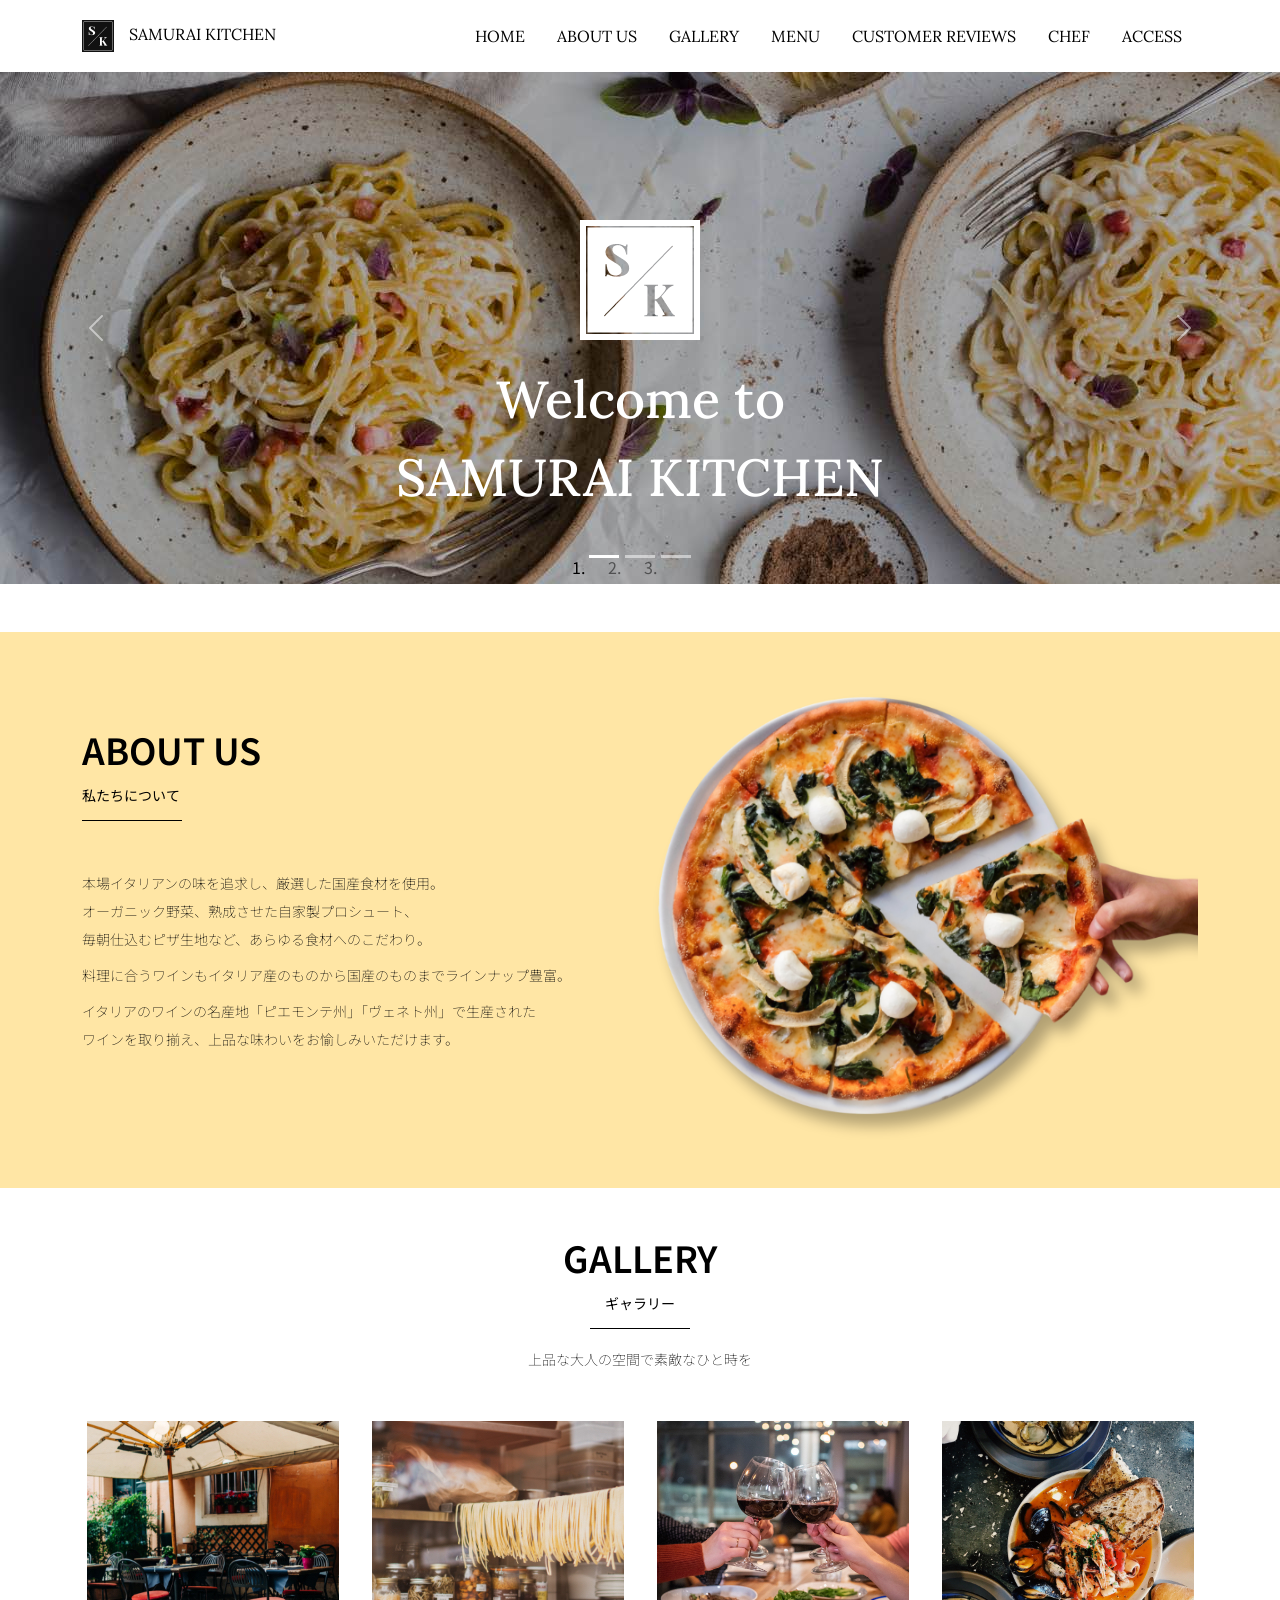
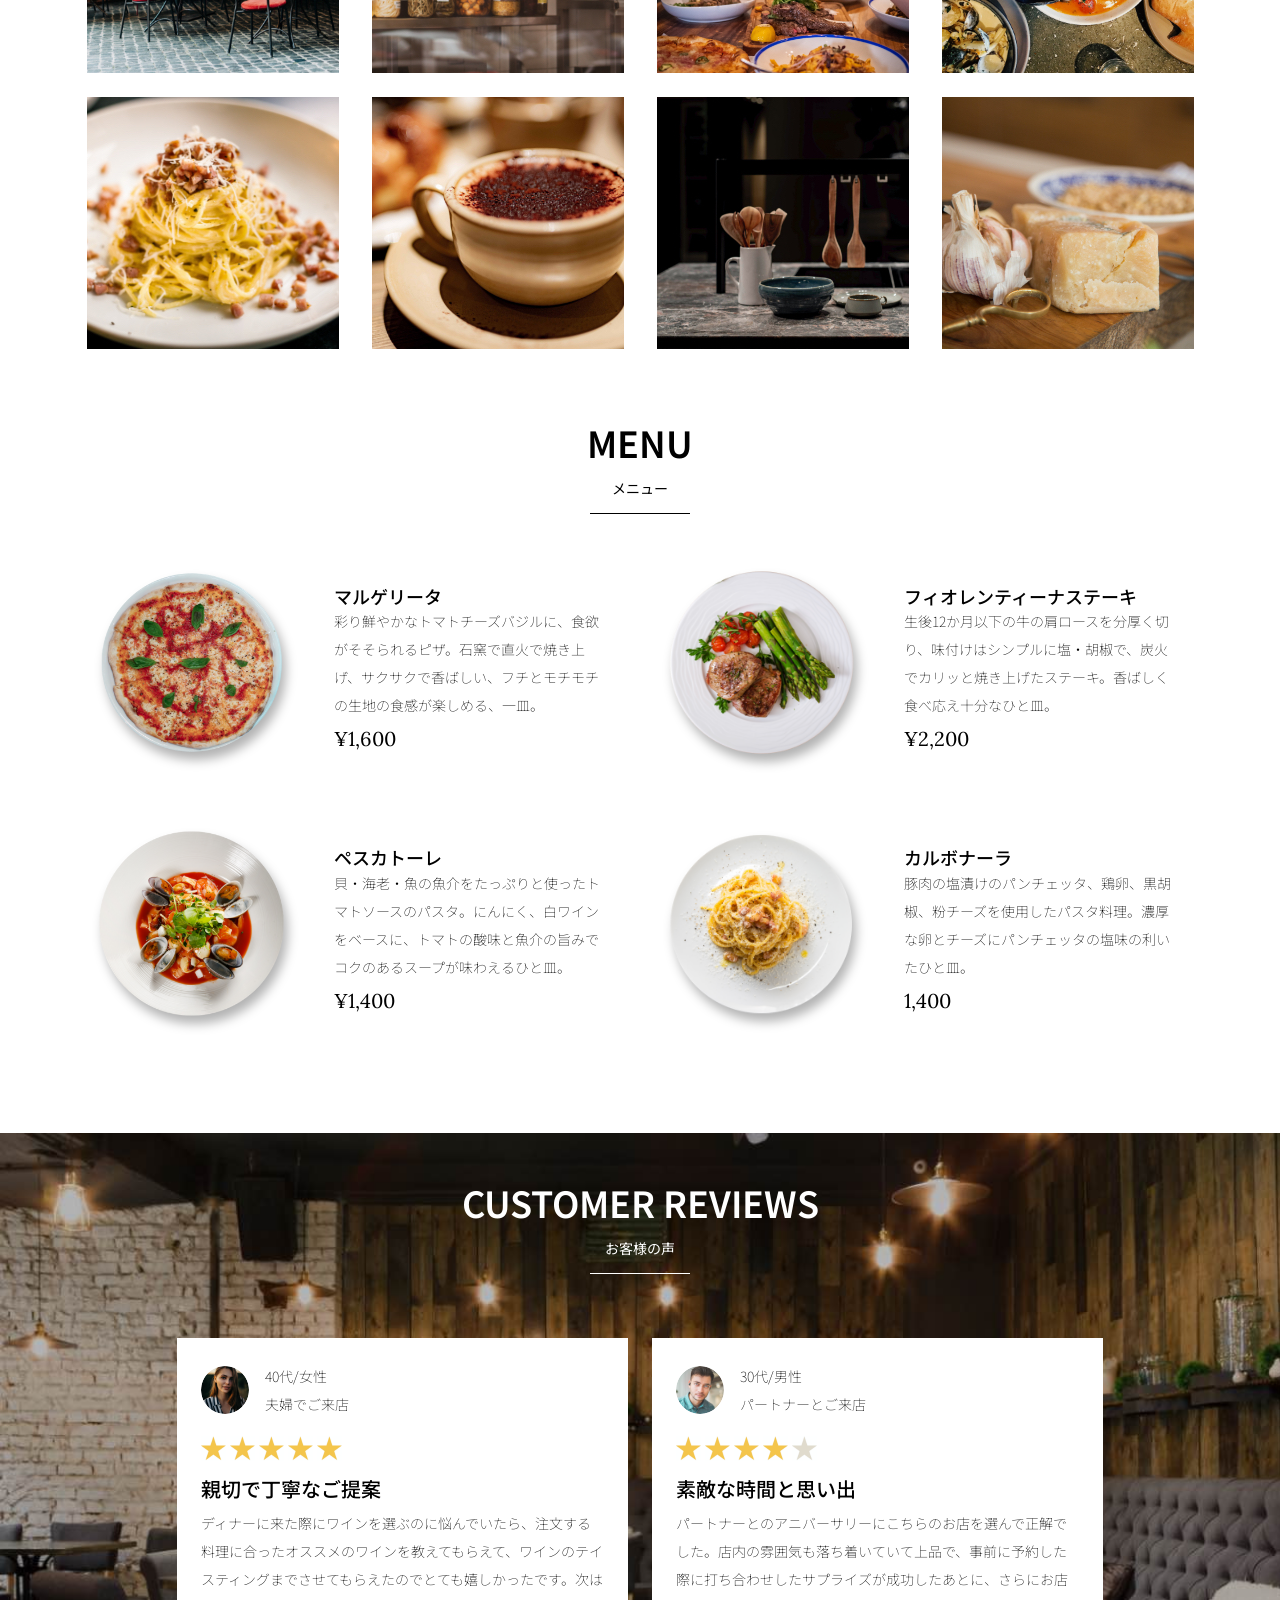
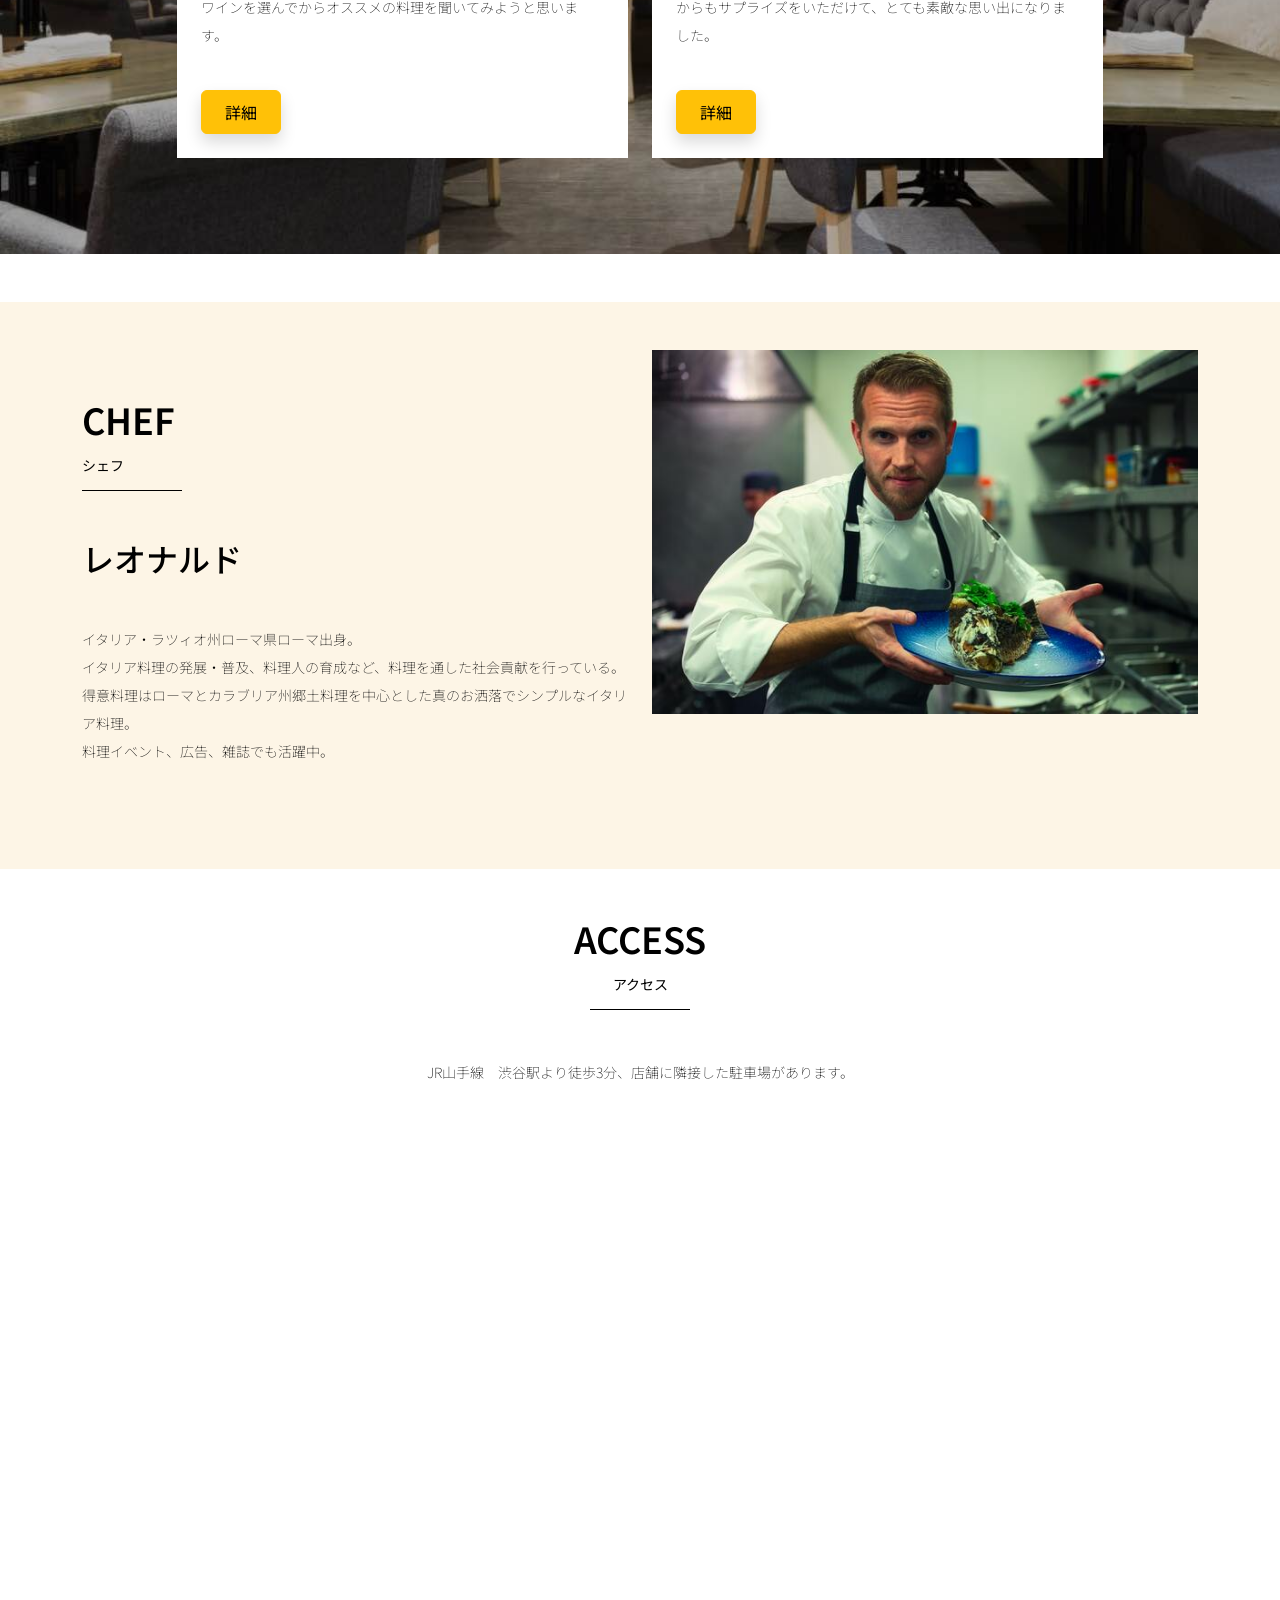
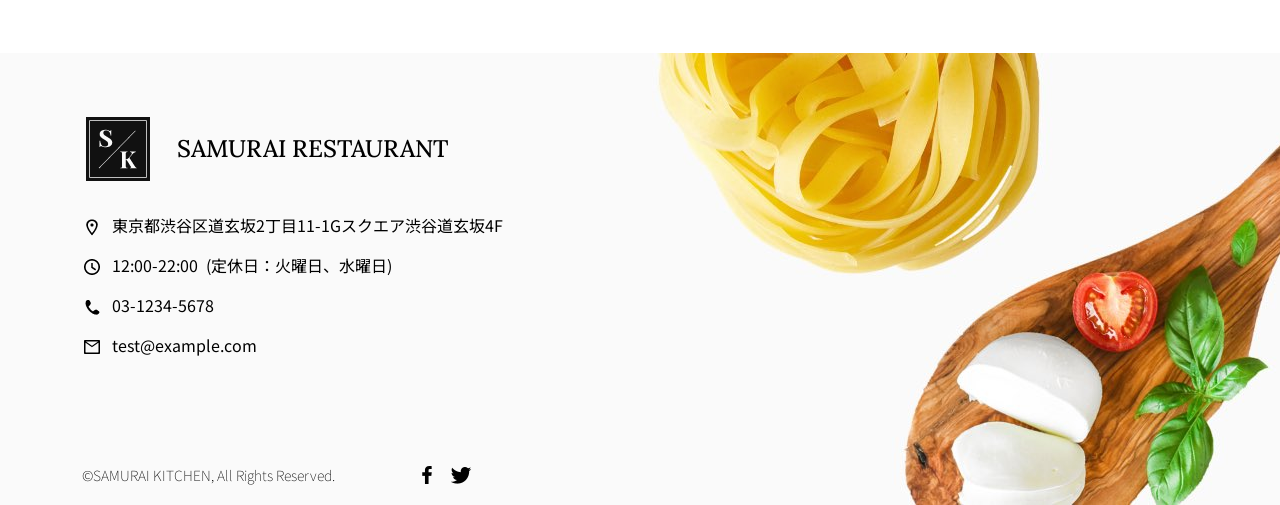
<file: kadai_015/index.html>
<!doctype html>
<html lang="ja">

<head>
  <meta charset="utf-8">
  <!--マルチデバイス対応-->
  <meta name="viewport" content="width=device-width, initial-scale=1">

  <meta name="description" content="">
  <meta name="author" content="SAMURAI ENGINEER">
  <title>SAMURAI XD_HTML教材</title>

  <!-- 先にbootstrap.min.cssの読み込み -->
  <link href="https://cdn.jsdelivr.net/npm/bootstrap@5.0.0-beta1/dist/css/bootstrap.min.css" rel="stylesheet"
    integrity="sha384-giJF6kkoqNQ00vy+HMDP7azOuL0xtbfIcaT9wjKHr8RbDVddVHyTfAAsrekwKmP1" crossorigin="anonymous">

  <!-- ************************************************ bootstrap.bundle.min.jsの読み込み -->
  <script src="https://cdn.jsdelivr.net/npm/bootstrap@5.0.0-beta1/dist/js/bootstrap.bundle.min.js"
    integrity="sha384-ygbV9kiqUc6oa4msXn9868pTtWMgiQaeYH7/t7LECLbyPA2x65Kgf80OJFdroafW" crossorigin="anonymous" defer>
  </script>

  <!-- ************************************************ Google Font読み込み -->
  <link rel="preconnect" href="https://fonts.gstatic.com">
  <link href="https://fonts.googleapis.com/css2?family=Lora&display=swap" rel="stylesheet">
  <link href="https://fonts.googleapis.com/css2?family=Noto+Sans+JP:wght@300&display=swap" rel="stylesheet">
  <!-- ************************************************ Font Awesome -->
  <link rel="stylesheet" href="https://use.fontawesome.com/releases/v5.1.0/css/all.css"
    integrity="sha384-lKuwvrZot6UHsBSfcMvOkWwlCMgc0TaWr+30HWe3a4ltaBwTZhyTEggF5tJv8tbt" crossorigin="anonymous">

  <!-- bootstrapの読み込みの後に今回作成する styles.cssの読み込み -->
  <link href="stylesheet/style.css" rel="stylesheet">
  <!-- ************************************************  -->
</head>

<body>
  <main>
    <!-- ナビゲーションバー開始 　　　-がbootstrapのクラス、_が独自のクラス　　-->
   <nav class="navbar navbar-expand-lg">
    <!--navbarのコンテナ-->
     <div class="container">

      <!--navbar-brandはロゴ。独自クラスのnavbar_brandで細かな調整。-->
       <a class="navbar-brand my_navbar_brand">
         <img class="img-fluid navbar_brand_logo" src="img/site_logo.png" alt="サイトアイコン"><span>SAMURAI KITCHEN</span>
       </a>

       <!--navbar-togglerはハンバーガーボタンを表示・非表示にするクラス。-->
       <div class="navbar-toggler hamburger_menu" data-bs-toggle="collapse" data-bs-target="#navbarNav"
           aria-controls="navbarNav" aria-expanded="false" aria-label="Toggle navigation">
         <input type="checkbox" id="hamburger_btn_check">
         <label for="hamburger_btn_check" class="hamburger_btn">
           <img class="btn_open" src="img/button_open.png" alt="ナビゲーションバーのボタン">
           <img class="btn_close" src="img/button_close.png" alt="ナビゲーションバーのボタン">
         </label>
       </div>

       <!--これ以降がナビゲーションメニュー部分。-->
       <div class="collapse navbar-collapse justify-content-end" id="navbarNav">
         <ul class="navbar-nav">
           <li class="nav-item px-2">
             <a class="nav-link my_nav_link my-2" aria-current="page" href="#">HOME</a>
           </li>

           <li class="nav-item px-2">
             <a class="nav-link my_nav_link my-2" href="#about">ABOUT US</a>
           </li>

           <li class="nav-item px-2">
             <a class="nav-link my_nav_link my-2" href="#gallery">GALLERY</a>
           </li>

           <li class="nav-item px-2">
             <a class="nav-link my_nav_link my-2" href="#menu">MENU</a>
           </li>

           <li class="nav-item px-2">
             <a class="nav-link my_nav_link my-2" href="#review">CUSTOMER REVIEWS</a>
           </li>

           <li class="nav-item px-2">
            <a class="nav-link my_nav_link my-2" href="#chef">CHEF</a>
           </li>
           
           <li class="nav-item px-2">
             <a class="nav-link my_nav_link my-2" href="#access">ACCESS</a>
           </li>  
         </ul>
       </div>
     </div>
   </nav>
<!-- ナビゲーションバー終了 -->

    <!-- ************************************************ カルーセル開始 -->

    <!-- カルーセル部分 -->
   <!-- idのmyCarouselはインジケーター部分のdata-bs-targetと紐付く必要がある。mb-5で下方向に余白追加。 -->
   <div id="myCarousel" class="carousel slide mb-5" data-bs-ride="carousel">

     <!-- インジケーター部分 -->
     <ol class="carousel-indicators">
       <!-- この箇所と前述のidは紐付いている。data-bs-slide-toの番号がカルーセルの順番。 -->
       <li data-bs-target="#myCarousel" data-bs-slide-to="0" class="active"></li>
       <li data-bs-target="#myCarousel" data-bs-slide-to="1"></li>
       <li data-bs-target="#myCarousel" data-bs-slide-to="2"></li>
     </ol>

     <!-- carousel-inner：カルーセルのキャプションと背景画像の部分。1枚目 -->
     <div class="carousel-inner">
       <div class="carousel-item active img1">
         <!--<img src="img/slider-1.jpg"  class="d-block w-100" alt="SAMURAI KITCHEN-1">-->
         <div class="carousel-caption">
           <h1 class="my_carousel_caption">
             Welcome to<br>
             SAMURAI KITCHEN
           </h1>
         </div>
       </div>

       <!-- カルーセル2枚目 -->
       <div class="carousel-item img2">
         <div class="carousel-caption">
           <h1 class="my_carousel_caption">
             The fabulous combination of&nbsp;wine&nbsp;and&nbsp;food
           </h1>
         </div>
       </div>

       <!-- カルーセル３枚目 -->
       <div class="carousel-item img3">
         <div class="carousel-caption">
           <h1 class="my_carousel_caption">Get the Italian taste<br>
             at the SAMURAI&nbsp;KITCHEN
           </h1>
         </div>
       </div>
     </div>

     <!-- コントロールボタン 左側 -->
     <a class="carousel-control-prev" href="#myCarousel" role="button" data-bs-slide="prev">
       <span class="carousel-control-prev-icon" aria-hidden="true"></span>
       <span class="visually-hidden">Previous</span>
     </a>

     <!-- コントロールボタン 右側 -->
     <a class="carousel-control-next" href="#myCarousel" role="button" data-bs-slide="next">
       <span class="carousel-control-next-icon" aria-hidden="true"></span>
       <span class="visually-hidden">Next</span>
     </a>
   </div>

    <!-- ************************************************ カルーセル終了 -->

    <!-- ************************************************ アバウトセクション開始 -->
    <section class="about_us_bg" id="about">

      <!--コンテンツの中央揃え。上下方向にパディング（サイズ5）。下方向にマージン（サイズ5）。 -->
     <div class="container py-5 mb-5">

       <!-- rowクラス（行） -->
       <div class="row">

         <!-- 左側カラム（6/12分割） -->
         <div class="col-lg-6 text-left">

           <!-- 上下方向にパディング（サイズ5） -->
           <div class="py-5">

             <!-- 下方向にマージン（サイズ5） -->
             <h2 class="section_title about mb-5">
               ABOUT US
             </h2>
             <!-- 下方向にマージン（サイズ2） -->
             <p class="mb-2">
               本場イタリアンの味を追求し、厳選した国産食材を使用。<br>
               オーガニック野菜、熟成させた自家製プロシュート、<br>
               毎朝仕込むピザ生地など、あらゆる食材へのこだわり。<br>
             </p>

             <!-- 下方向にマージン（サイズ2） -->
             <p class="mb-2">
               料理に合うワインもイタリア産のものから国産のものまでラインナップ豊富。<br>
             </p>

             <!-- 下方向にマージン（サイズ2） -->
             <p class="mb-2">
               イタリアのワインの名産地「ピエモンテ州」「ヴェネト州」で生産された<br>
               ワインを取り揃え、上品な味わいをお愉しみいただけます。<br>
             </p>
           </div>
         </div>

         <!-- 右側カラム（6/12分割） -->
         <div class="col-lg-6">

           <!-- 画像を配置 -->
           <img src="img/img-about-us.png" class="img-fluid" alt="pizza">
         </div>
       </div>
     </div>

    </section>
    <!-- ************************************************ アバウトセクション終了 -->

    <!-- ************************************************ ギャラリーセクション開始 -->
    <section id="gallery">

      <div class="container mb-5">
       <h2 class="mb-3 section_title gallery text-center">GALLERY</h2>
       <p class="text-center mb-5">
         上品な大人の空間で素敵なひと時を
       </p>

       <div class="row">
         <div class="col-6 col-lg-3 mb-4 d-flex justify-content-center">
           <img class="img-fluid" src="img/gallery-1.jpg" alt="サンプル画像">
         </div>

         <div class="col-6 col-lg-3 mb-4 d-flex justify-content-center">
           <img class="img-fluid" src="img/gallery-2.jpg" alt="サンプル画像">
         </div>

         <div class="col-6 col-lg-3 mb-4 d-flex justify-content-center">
           <img class="img-fluid" src="img/gallery-3.jpg" alt="サンプル画像">
         </div>

         <div class="col-6 col-lg-3 mb-4 d-flex justify-content-center">
           <img class="img-fluid" src="img/gallery-4.jpg" alt="サンプル画像">
         </div>

         <div class="col-6 col-lg-3 mb-4 d-flex justify-content-center">
           <img class="img-fluid" src="img/gallery-5.jpg" alt="サンプル画像">
         </div>

         <div class="col-6 col-lg-3 mb-4 d-flex justify-content-center">
           <img class="img-fluid" src="img/gallery-6.jpg" alt="サンプル画像">
         </div>

         <div class="col-6 col-lg-3 mb-4 d-flex justify-content-center">
           <img class="img-fluid" src="img/gallery-7.jpg" alt="サンプル画像">
         </div>

         <div class="col-6 col-lg-3 mb-4 d-flex justify-content-center">
           <img class="img-fluid" src="img/gallery-8.jpg" alt="サンプル画像">
         </div>

       </div>
     </div>

    </section>
    <!-- ************************************************ ギャラリーセクション終了 -->

    <!-- ************************************************ メニューセクション -->
    <section id="menu">

     <!-- タイトル文字部分のコンテナ -->
     <div class="container">
       <div class="row">
         <div class="col-lg-12">

           <!-- タイトル文字 -->
           <h2 class="section_title menu text-center mb-5">MENU</h2>
         </div>
       </div>
     </div>

     <!-- メニュー部分のコンテナ -->
      <!--下方向にマージン5-->
     <div class="container mb-5">
       <div class="row">

         <!-- 左側メニュー -->
         <div class="col-12 col-lg-6">

           <!-- さらに子要素を5:7で分割 -->
           <!--カラム間のパディングをなくす。下方向にマージン4-->
           <div class="row g-0 mb-4">
             <div class="col-12 col-lg-5 text-center">

               <!-- 左側メニュー画像部分 -->
                <!--画像がカラムをはみ出ないよにする-->
               <img src="img/margherita.png" class="img-fluid" alt="マルゲリータ">
             </div>

             <!-- 右側テキスト部分 -->
              <!--全体的にパディング4-->
             <div class="col-12 col-lg-7 p-4">

              <!--下方向にマージン0　文字を小さくするmenu_title独自のクラスを追加-->
               <h4 class="mb-0 menu_title">マルゲリータ</h4>
               <!--縦方向の中央揃え-->
               <p class="my-auto">彩り鮮やかなトマトチーズバジルに、食欲がそそられるピザ。石窯で直火で焼き上げ、サクサクで香ばしい、フチとモチモチの生地の食感が楽しめる、一皿。</p>
               <!--フォントを変更する独自のクラスを追加-->
               <p class="menu_price">¥1,600</p>
             </div>
           </div>
         </div>

         <!-- 右側部分メニュー。上記と同じ内容なのでコメント省略 -->
         <div class="col-12 col-lg-6">
           <div class="row g-0 mb-4">
             <div class="col-12 col-lg-5 text-center">
               <img src="img/steak.png" class="img-fluid" alt="フィオレンティーナステーキ">
             </div>
             <div class="col-12 col-lg-7 p-4">
               <h4 class="mb-0 menu_title">フィオレンティーナステーキ</h4>
               <p class="my-auto">生後12か月以下の牛の肩ロースを分厚く切り、味付けはシンプルに塩・胡椒で、炭火でカリッと焼き上げたステーキ。香ばしく食べ応え十分なひと皿。</p>
               <p class="menu_price">¥2,200</p>
             </div>
           </div>
         </div>
         <!-- 以降、メニューの数だけ同じコード繰り返し記載 -->

          <!-- 左側メニュー -->
         <div class="col-12 col-lg-6">

           <!-- さらに子要素を5:7で分割 -->
           <div class="row g-0 mb-4">
             <div class="col-12 col-lg-5 text-center">

               <!-- 左側メニュー画像部分 -->
               <img src="img/pescatore.png" class="img-fluid" alt="ペスカトーレ">
             </div>

             <!-- 右側テキスト部分 -->
             <div class="col-12 col-lg-7 p-4">
               <h4 class="mb-0 menu_title">ペスカトーレ</h4>
               <p class="my-auto">貝・海老・魚の魚介をたっぷりと使ったトマトソースのパスタ。にんにく、白ワインをベースに、トマトの酸味と魚介の旨みでコクのあるスープが味わえるひと皿。</p>
               <p class="menu_price">¥1,400</p>
             </div>
           </div>
         </div>

         <!-- 右側部分メニュー。上記と同じ内容なのでコメント省略 -->
         <div class="col-12 col-lg-6">
           <div class="row g-0 mb-4">
             <div class="col-12 col-lg-5 text-center">
               <img src="img/carbonara.png" class="img-fluid" alt="カルボナーラ">
             </div>
             <div class="col-12 col-lg-7 p-4">
               <h4 class="mb-0 menu_title">カルボナーラ</h4>
               <p class="my-auto">豚肉の塩漬けのパンチェッタ、鶏卵、黒胡椒、粉チーズを使用したパスタ料理。濃厚な卵とチーズにパンチェッタの塩味の利いたひと皿。</p>
               <p class="menu_price">1,400</p>
             </div>
           </div>
         </div>


         <!-- 以下の閉じタグ3つは必要 -->
       </div>
     </div>

    </section>
    <!-- ************************************************ メニューセクション終了 -->

    <!-- ************************************************ レビューセクション開始 -->
    <section id="review">

           <!-- review_wrapper で背景画像を設定します -->
     <div class="review_wrapper">

       <!-- container部分 -->
       <div class="container py-5 mb-5">

         <!-- 中央揃えでタイトルを表示 -->
         <div class="text-center mb-5">
           <h2 class="section_title review text-center text-white">CUSTOMER REVIEWS</h2>
         </div>

         <!-- row部分：左右のカラムを中央揃え -->
         <div class="row pb-5 justify-content-center">

           <!-- 左側カラム -->
           <div class="col-lg-5 col-12 mt-3">

             <!-- 背景を白色に設定  　h_420クラスで白枠の高さを修正します-->
             <div class="bg-white h_420">

               <!-- 内側にパディング4 -->
               <div class="p-4">

                 <!-- 顔写真と年齢などのテキストはd-flexで横並びにする　中央揃え -->
                 <div class="d-flex align-items-center">
                   <!-- お客様の画像を配置  reviewer_imgクラスで画像サイズを変更-->
                   <img src="img/customer-woman.png" class="reviewer_img" alt="サンプル画像">
                   <div>
                     <!-- お客様情報のテキスト -->
                     <p class="my-0">40代/女性</p>
                     <p class="my-0">夫婦でご来店</p>
                   </div>
                 </div>

                 <div class="my-3">
                   <!-- 星の画像を表示 star_imgクラスで画像サイズを変更 -->
                   <img src="img/star-point.png" class="star_img" alt="star">
                   <img src="img/star-point.png" class="star_img" alt="star">
                   <img src="img/star-point.png" class="star_img" alt="star">
                   <img src="img/star-point.png" class="star_img" alt="star">
                   <img src="img/star-point.png" class="star_img" alt="star">
                 </div>

                 <!-- レビュータイトル -->
                 <h5>親切で丁寧なご提案</h5>
                 <!-- レビュー内容 -->
                 <p>
                   ディナーに来た際にワインを選ぶのに悩んでいたら、注文する料理に合ったオススメのワインを教えてもらえて、ワインのテイスティングまでさせてもらえたのでとても嬉しかったです。次はワインを選んでからオススメの料理を聞いてみようと思います。
                 </p>

                 <!-- 黄色のボタンを配置 -->
                 <button type="button" class="btn btn-warning shadow fix_bottom">詳細</button>
               </div>
             </div>
           </div>

           <!-- 右側カラム：左側カラムと内容が同じなので説明は省略 -->
           <div class="col-lg-5 col-12 mt-3">
             <div class="bg-white h_420">
               <div class="p-4">
                 <div class="d-flex align-items-center">
                   <img src="img/customer-man.png" class="reviewer_img" alt="サンプル画像">
                   <div>
                     <p class="my-0">30代/男性</p>
                     <p class="my-0">パートナーとご来店</p>
                   </div>
                 </div>
                 <div class="my-3">
                   <img src="img/star-point.png" class="star_img" alt="star">
                   <img src="img/star-point.png" class="star_img" alt="star">
                   <img src="img/star-point.png" class="star_img" alt="star">
                   <img src="img/star-point.png" class="star_img" alt="star">
                   <img src="img/star-no-point.png" class="star_img" alt="no-star">
                 </div>
                 <h5>素敵な時間と思い出</h5>
                 <p>
                   パートナーとのアニバーサリーにこちらのお店を選んで正解でした。店内の雰囲気も落ち着いていて上品で、事前に予約した際に打ち合わせしたサプライズが成功したあとに、さらにお店からもサプライズをいただけて、とても素敵な思い出になりました。
                 </p>
                 <button type="button" class="btn btn-warning shadow fix_bottom">詳細</button>
               </div>
             </div>
           </div>
         </div>
       </div>
     </div>

    </section>
    <!-- ************************************************ レビューセクション終了 -->


    <!--**************************************************シェフセクション開始-->
    <section class="chef_bg" id="chef">
      <div class="container py-5 mb-5">
        <div class="row">
          <div class="col-lg-6 text-left">
            <div class="py-5">
              <h2 class="section_title chef mb-5">
                CHEF
              </h2>
              <h2 class="mb-5">
                レオナルド
              </h2>
              <p class="mb-2">
                イタリア・ラツィオ州ローマ県ローマ出身。<br>イタリア料理の発展・普及、料理人の育成など、料理を通した社会貢献を行っている。<br>得意料理はローマとカラブリア州郷土料理を中心とした真のお洒落でシンプルなイタリア料理。<br>料理イベント、広告、雑誌でも活躍中。
              </p>
            </div>
          </div>
          <div class="col-lg-6">
            <img src="img/chef.jpg" class="img-fluid" alt="chef">
          </div>
        </div>
      </div>
    </section>
    <!--********************************************************シェフセクション終了-->


    <!-- ************************************************ アクセスセクション開始 -->
    <section id="access">

      <div class="container">

       <div class="row">
         <div class="col-lg-12 text-center mb-5">
           <h2 class="section_title text-center access mb-5">ACCESS</h2>
           <p>JR山手線　渋谷駅より徒歩3分、店舗に隣接した駐車場があります。</p>
         </div>
       </div>
     </div>

     <div class="container mb-5 px-2">
       <!-- この部分にマップを配置  横幅100%　高さ50vh-->
        <iframe src="https://www.google.com/maps/embed?pb=!1m18!1m12!1m3!1d3241.280497382857!2d139.74691337643458!3d35.67009473058448!2m3!1f0!2f0!3f0!3m2!1i1024!2i768!4f13.1!3m3!1m2!1s0x60188b602972bb83%3A0xa6b553df33a5bd04!2zU0FNVVJBSSBFTkdJTkVFUiDkvo3jgqjjg7Pjgrjjg4vjgqI!5e0!3m2!1sja!2sjp!4v1756105616325!5m2!1sja!2sjp"
        class="w-100" style="height: 50vh;" loading="lazy"></iframe>

     </div>

    </section>
    <!-- ************************************************ アクセスセクション終了 -->


    <!-- ************************************************ フッター開始 -->
    <footer id="footer">
     <div class="container">
       <div class="row">

         <!-- 2カラムに分けたレイアウトの左側カラム -->
         <div class="col-12 col-lg-6 position-relative">

           <!-- 左側カラムのレイアウトをさらに分けるためにrowを使用 -->
           <div class="row pt-5">

             <!-- 画面をさらに2:10に分割 -->
             <!-- ここは2:10の2の部分 -->
             <div class="col-lg-2 text-center my-3">

               <!-- サイトロゴ -->
               <img class="img-fluid" footer_brand_logo src="img/site_logo.png" alt="サンプル画像">
             </div>

             <!-- ここは2:10の10の部分 -->
             <div class="col-lg-10 align-self-center my-3">
               <!-- タイトル文字 -->
               <h2 class="m-0 footer_text">SAMURAI RESTAURANT</h2>
             </div>
           </div>

           <!-- 営業時間などのテキストを追加 独自クラスrestaurant_infoを追加-->
           <div class="restaurant_info py-3">
             <div class="d-flex mb-3">
               <img src="img/icon-Marker.png" alt="marker">
               <p class="p-0 m-0">東京都渋谷区道玄坂2丁目11-1Gスクエア渋谷道玄坂4F</p>
             </div>
             <div class="d-flex mb-3">
               <img src="img/icon-Clock.png" alt="clock">
               <p class="p-0 m-0">12:00-22:00&nbsp;&nbsp;(定休日：火曜日、水曜日)</p>
             </div>
             <div class="d-flex mb-3">
               <img src="img/icon-Phone.png" alt="phone">
               <p class="p-0 m-0">03-1234-5678</p>
             </div>
             <div class="d-flex mb-3">
               <img src="img/icon-Mail.png" alt="mail">
               <p class="p-0 m-0">test@example.com</p>
             </div>
           </div>

           <!-- コピーライトを追加 copy_rightクラスでabsoluteを指定-->
           <div class="copy_right align-items-center">
             <p>
               ©SAMURAI KITCHEN, All Rights Reserved.
             </p>

             <!-- SNSアイコンを表示 -->
             <img src="img/icon-facebook.png" class="sns_img" alt="facebook">
             <img src="img/icon-twitter.png" class="sns_img" alt="twitter">
           </div>
         </div>

         <!-- 2カラムに分けたレイアウトの右側カラム -->
         <div class="col-lg-6 d-none d-lg-block">
           <!-- 背景画像を表示 -->
           <img src="img/background-footer.jpg" alt="背景画像">
         </div>
       </div>
     </div>

    </footer>
    <!-- ************************************************ フッター終了 -->
  </main>
</body>

</html>
</file>
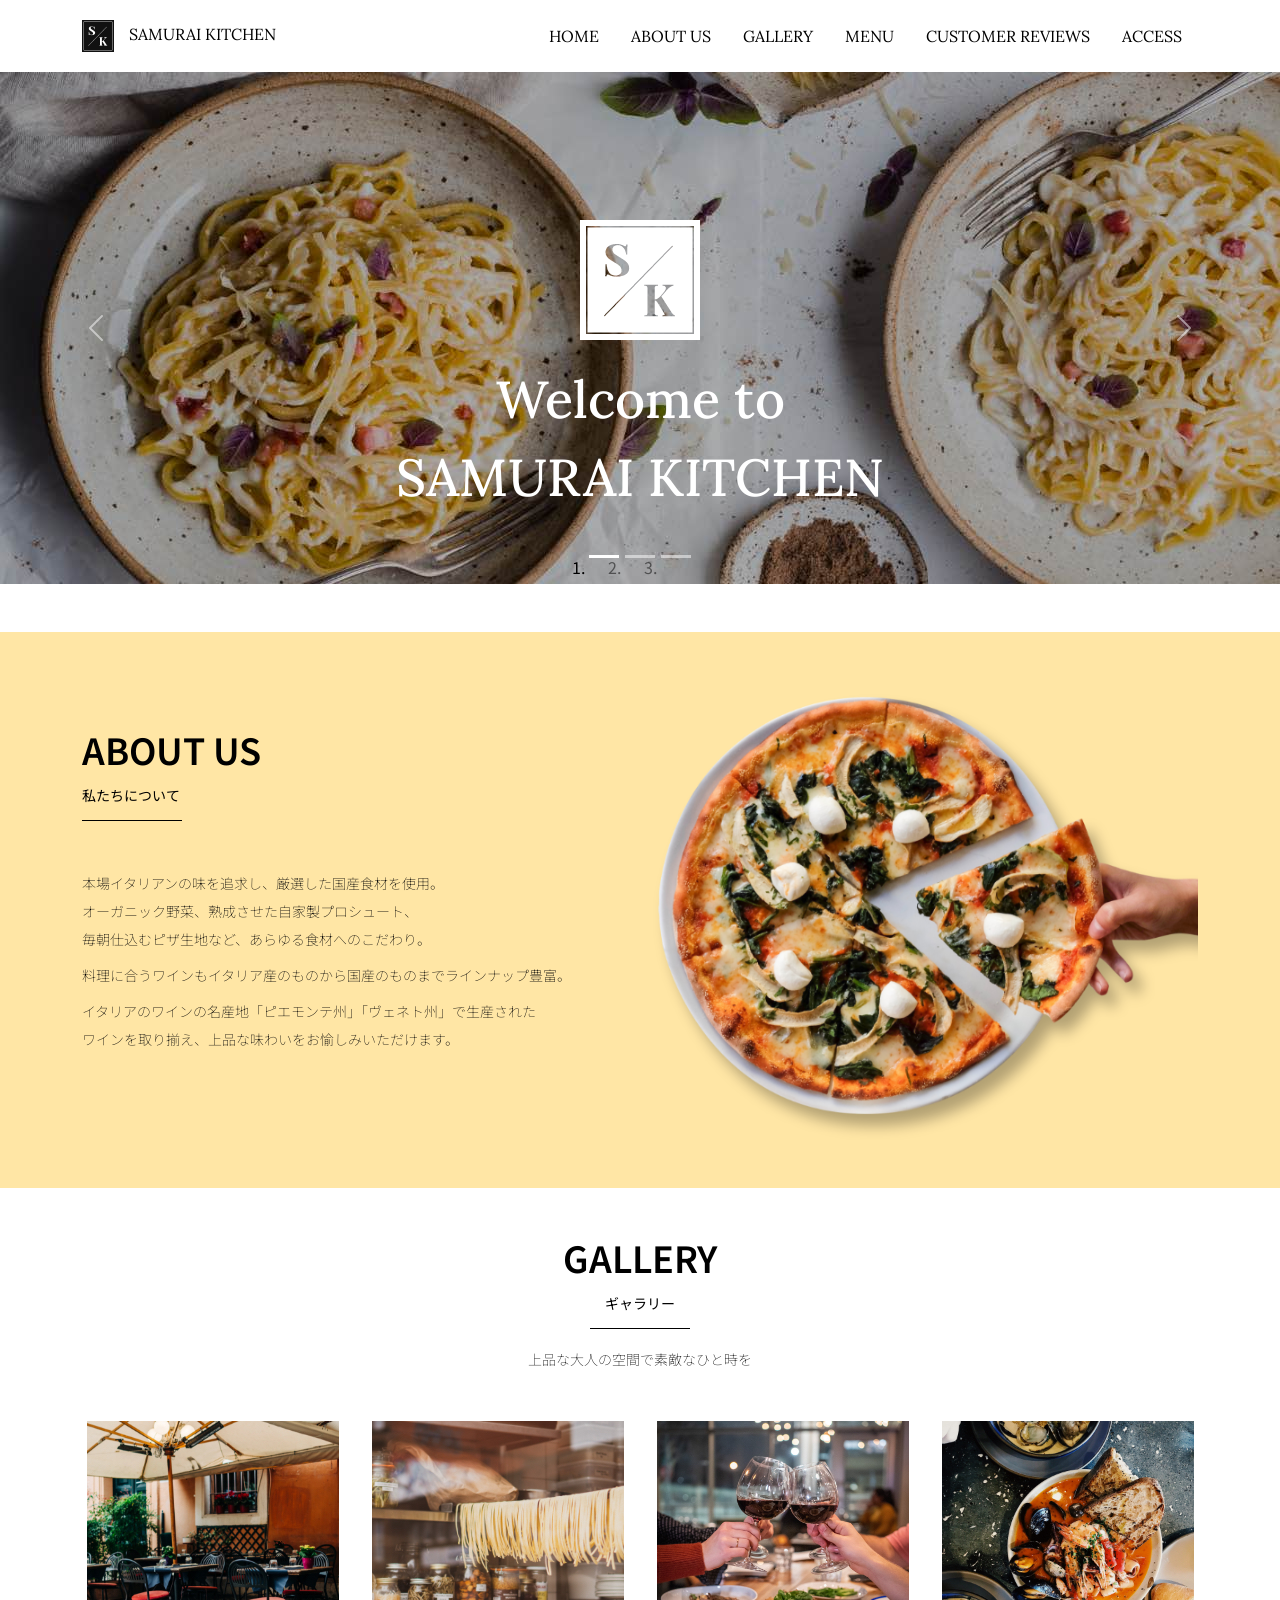
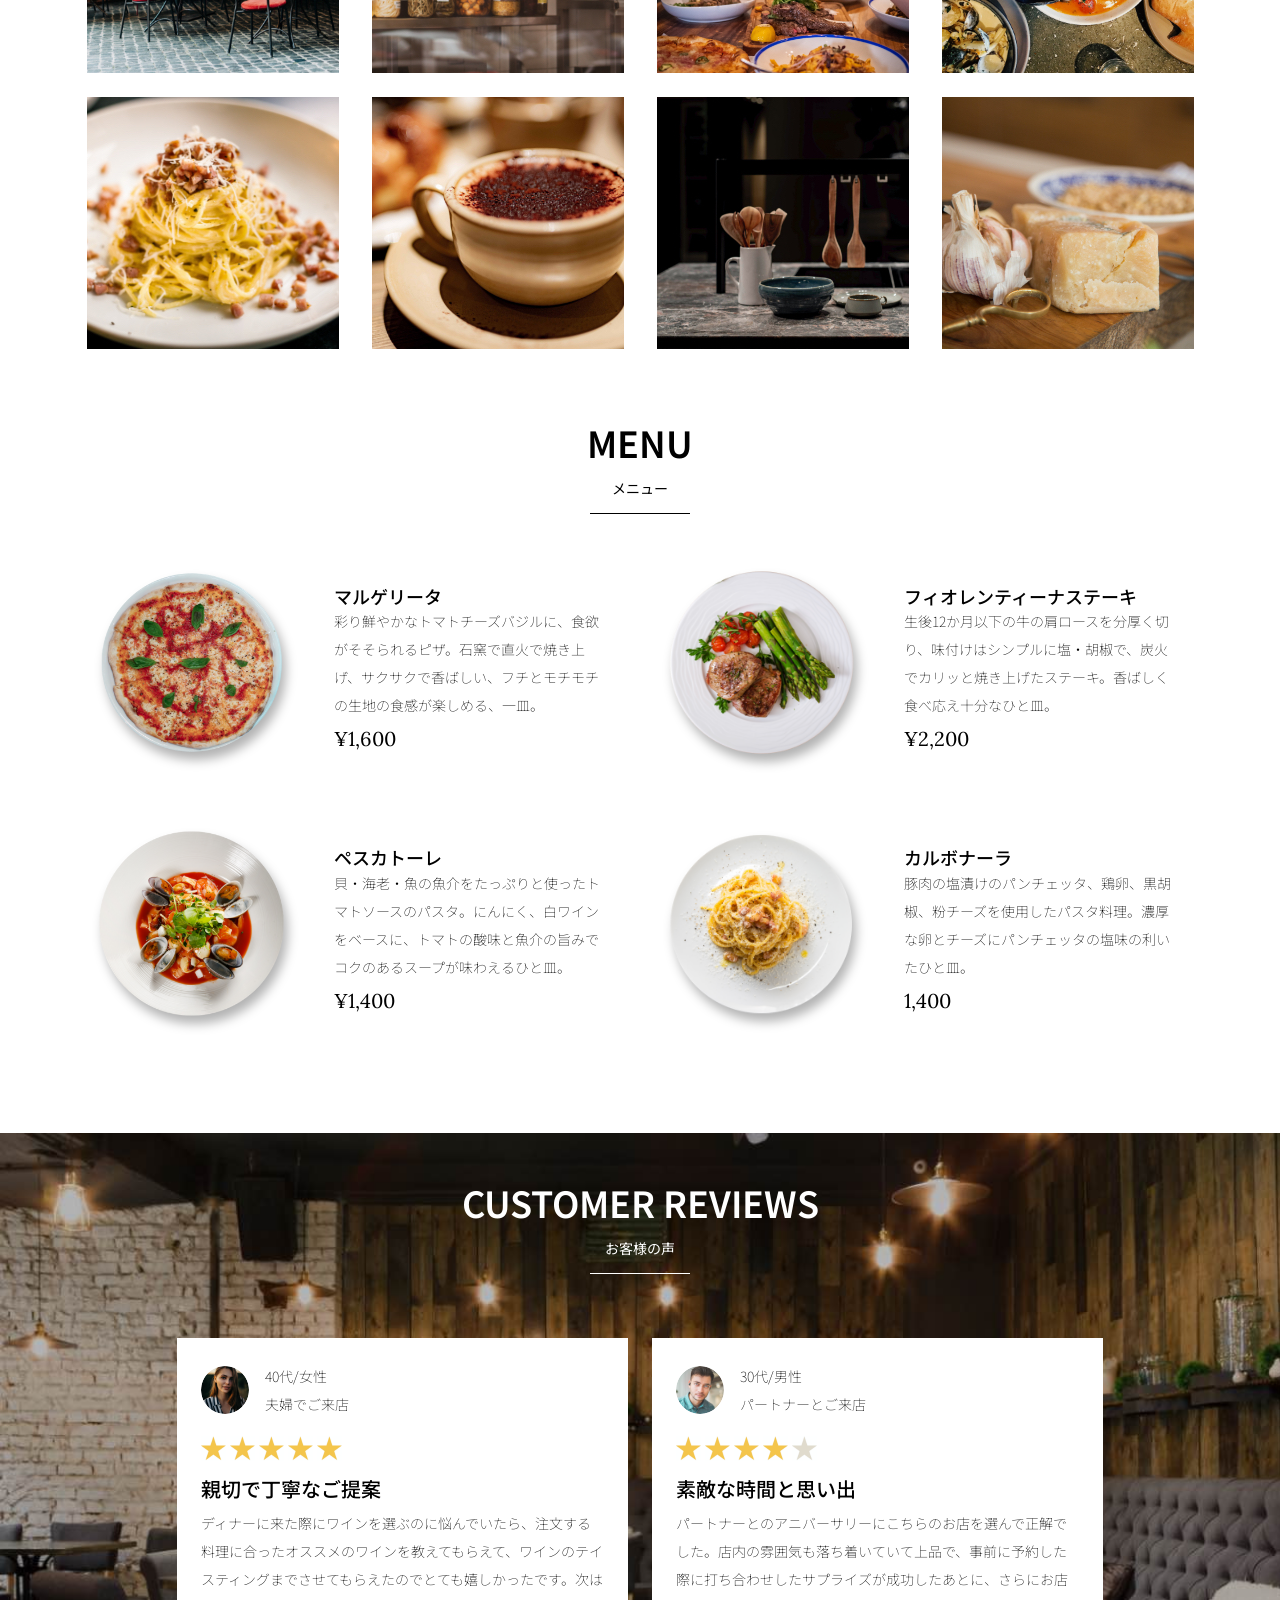
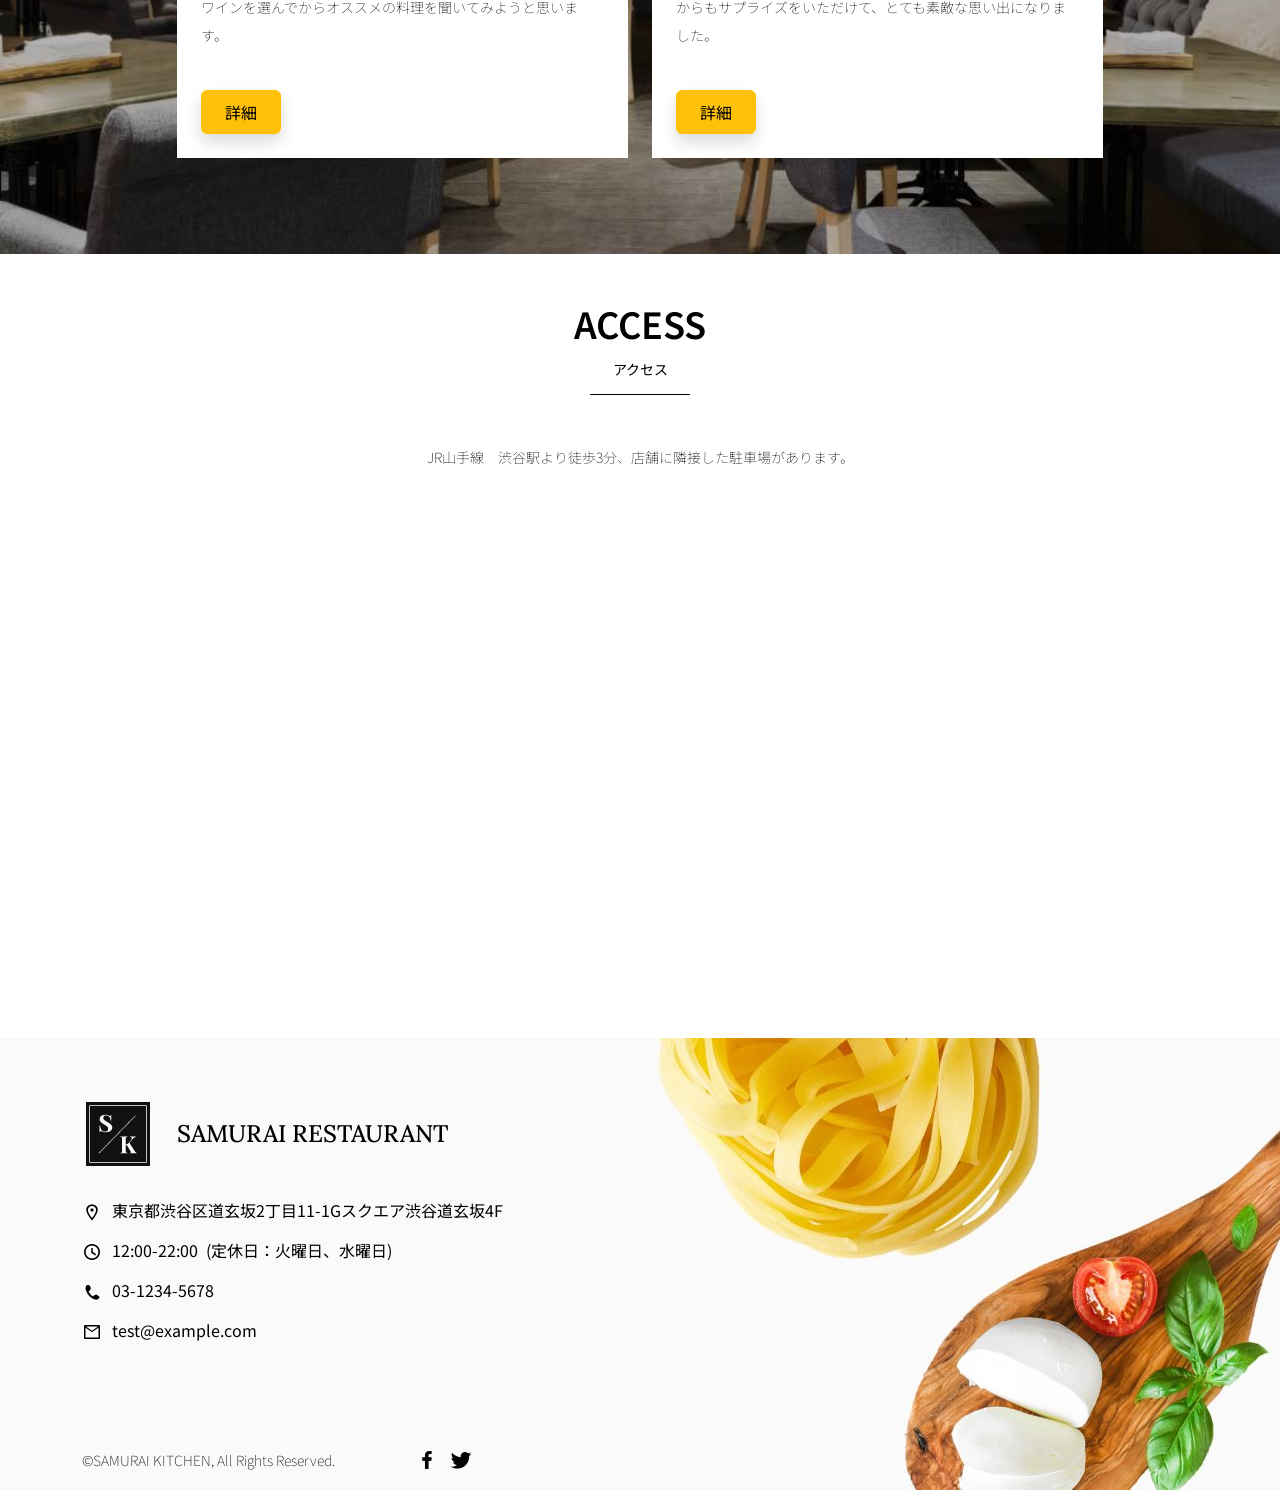
<file: kadai_tutorial_output/index.html>
<!doctype html>
<html lang="ja">

<head>
  <meta charset="utf-8">
  <!--マルチデバイス対応-->
  <meta name="viewport" content="width=device-width, initial-scale=1">

  <meta name="description" content="">
  <meta name="author" content="SAMURAI ENGINEER">
  <title>SAMURAI XD_HTML教材</title>

  <!-- 先にbootstrap.min.cssの読み込み -->
  <link href="https://cdn.jsdelivr.net/npm/bootstrap@5.0.0-beta1/dist/css/bootstrap.min.css" rel="stylesheet"
    integrity="sha384-giJF6kkoqNQ00vy+HMDP7azOuL0xtbfIcaT9wjKHr8RbDVddVHyTfAAsrekwKmP1" crossorigin="anonymous">

  <!-- ************************************************ bootstrap.bundle.min.jsの読み込み -->
  <script src="https://cdn.jsdelivr.net/npm/bootstrap@5.0.0-beta1/dist/js/bootstrap.bundle.min.js"
    integrity="sha384-ygbV9kiqUc6oa4msXn9868pTtWMgiQaeYH7/t7LECLbyPA2x65Kgf80OJFdroafW" crossorigin="anonymous" defer>
  </script>

  <!-- ************************************************ Google Font読み込み -->
  <link rel="preconnect" href="https://fonts.gstatic.com">
  <link href="https://fonts.googleapis.com/css2?family=Lora&display=swap" rel="stylesheet">
  <link href="https://fonts.googleapis.com/css2?family=Noto+Sans+JP:wght@300&display=swap" rel="stylesheet">
  <!-- ************************************************ Font Awesome -->
  <link rel="stylesheet" href="https://use.fontawesome.com/releases/v5.1.0/css/all.css"
    integrity="sha384-lKuwvrZot6UHsBSfcMvOkWwlCMgc0TaWr+30HWe3a4ltaBwTZhyTEggF5tJv8tbt" crossorigin="anonymous">

  <!-- bootstrapの読み込みの後に今回作成する styles.cssの読み込み -->
  <link href="stylesheet/style.css" rel="stylesheet">
  <!-- ************************************************  -->
</head>

<body>
  <main>
    <!-- ナビゲーションバー開始 　　　-がbootstrapのクラス、_が独自のクラス　　-->
   <nav class="navbar navbar-expand-lg">
    <!--navbarのコンテナ-->
     <div class="container">

      <!--navbar-brandはロゴ。独自クラスのnavbar_brandで細かな調整。-->
       <a class="navbar-brand my_navbar_brand">
         <img class="img-fluid navbar_brand_logo" src="img/site_logo.png" alt="サイトアイコン"><span>SAMURAI KITCHEN</span>
       </a>

       <!--navbar-togglerはハンバーガーボタンを表示・非表示にするクラス。-->
       <div class="navbar-toggler hamburger_menu" data-bs-toggle="collapse" data-bs-target="#navbarNav"
           aria-controls="navbarNav" aria-expanded="false" aria-label="Toggle navigation">
         <input type="checkbox" id="hamburger_btn_check">
         <label for="hamburger_btn_check" class="hamburger_btn">
           <img class="btn_open" src="img/button_open.png" alt="ナビゲーションバーのボタン">
           <img class="btn_close" src="img/button_close.png" alt="ナビゲーションバーのボタン">
         </label>
       </div>

       <!--これ以降がナビゲーションメニュー部分。-->
       <div class="collapse navbar-collapse justify-content-end" id="navbarNav">
         <ul class="navbar-nav">
           <li class="nav-item px-2">
             <a class="nav-link my_nav_link my-2" aria-current="page" href="#">HOME</a>
           </li>

           <li class="nav-item px-2">
             <a class="nav-link my_nav_link my-2" href="#about">ABOUT US</a>
           </li>

           <li class="nav-item px-2">
             <a class="nav-link my_nav_link my-2" href="#gallery">GALLERY</a>
           </li>

           <li class="nav-item px-2">
             <a class="nav-link my_nav_link my-2" href="#menu">MENU</a>
           </li>

           <li class="nav-item px-2">
             <a class="nav-link my_nav_link my-2" href="#review">CUSTOMER REVIEWS</a>
           </li>

           <li class="nav-item px-2">
             <a class="nav-link my_nav_link my-2" href="#access">ACCESS</a>
           </li>  
         </ul>
       </div>
     </div>
   </nav>
<!-- ナビゲーションバー終了 -->

    <!-- ************************************************ カルーセル開始 -->

    <!-- カルーセル部分 -->
   <!-- idのmyCarouselはインジケーター部分のdata-bs-targetと紐付く必要がある。mb-5で下方向に余白追加。 -->
   <div id="myCarousel" class="carousel slide mb-5" data-bs-ride="carousel">

     <!-- インジケーター部分 -->
     <ol class="carousel-indicators">
       <!-- この箇所と前述のidは紐付いている。data-bs-slide-toの番号がカルーセルの順番。 -->
       <li data-bs-target="#myCarousel" data-bs-slide-to="0" class="active"></li>
       <li data-bs-target="#myCarousel" data-bs-slide-to="1"></li>
       <li data-bs-target="#myCarousel" data-bs-slide-to="2"></li>
     </ol>

     <!-- carousel-inner：カルーセルのキャプションと背景画像の部分。1枚目 -->
     <div class="carousel-inner">
       <div class="carousel-item active img1">
         <!--<img src="img/slider-1.jpg"  class="d-block w-100" alt="SAMURAI KITCHEN-1">-->
         <div class="carousel-caption">
           <h1 class="my_carousel_caption">
             Welcome to<br>
             SAMURAI KITCHEN
           </h1>
         </div>
       </div>

       <!-- カルーセル2枚目 -->
       <div class="carousel-item img2">
         <div class="carousel-caption">
           <h1 class="my_carousel_caption">
             The fabulous combination of&nbsp;wine&nbsp;and&nbsp;food
           </h1>
         </div>
       </div>

       <!-- カルーセル３枚目 -->
       <div class="carousel-item img3">
         <div class="carousel-caption">
           <h1 class="my_carousel_caption">Get the Italian taste<br>
             at the SAMURAI&nbsp;KITCHEN
           </h1>
         </div>
       </div>
     </div>

     <!-- コントロールボタン 左側 -->
     <a class="carousel-control-prev" href="#myCarousel" role="button" data-bs-slide="prev">
       <span class="carousel-control-prev-icon" aria-hidden="true"></span>
       <span class="visually-hidden">Previous</span>
     </a>

     <!-- コントロールボタン 右側 -->
     <a class="carousel-control-next" href="#myCarousel" role="button" data-bs-slide="next">
       <span class="carousel-control-next-icon" aria-hidden="true"></span>
       <span class="visually-hidden">Next</span>
     </a>
   </div>

    <!-- ************************************************ カルーセル終了 -->

    <!-- ************************************************ アバウトセクション開始 -->
    <section class="about_us_bg" id="about">

      <!--コンテンツの中央揃え。上下方向にパディング（サイズ5）。下方向にマージン（サイズ5）。 -->
     <div class="container py-5 mb-5">

       <!-- rowクラス（行） -->
       <div class="row">

         <!-- 左側カラム（6/12分割） -->
         <div class="col-lg-6 text-left">

           <!-- 上下方向にパディング（サイズ5） -->
           <div class="py-5">

             <!-- 下方向にマージン（サイズ5） -->
             <h2 class="section_title about mb-5">
               ABOUT US
             </h2>
             <!-- 下方向にマージン（サイズ2） -->
             <p class="mb-2">
               本場イタリアンの味を追求し、厳選した国産食材を使用。<br>
               オーガニック野菜、熟成させた自家製プロシュート、<br>
               毎朝仕込むピザ生地など、あらゆる食材へのこだわり。<br>
             </p>

             <!-- 下方向にマージン（サイズ2） -->
             <p class="mb-2">
               料理に合うワインもイタリア産のものから国産のものまでラインナップ豊富。<br>
             </p>

             <!-- 下方向にマージン（サイズ2） -->
             <p class="mb-2">
               イタリアのワインの名産地「ピエモンテ州」「ヴェネト州」で生産された<br>
               ワインを取り揃え、上品な味わいをお愉しみいただけます。<br>
             </p>
           </div>
         </div>

         <!-- 右側カラム（6/12分割） -->
         <div class="col-lg-6">

           <!-- 画像を配置 -->
           <img src="img/img-about-us.png" class="img-fluid" alt="pizza">
         </div>
       </div>
     </div>

    </section>
    <!-- ************************************************ アバウトセクション終了 -->

    <!-- ************************************************ ギャラリーセクション開始 -->
    <section id="gallery">

      <div class="container mb-5">
       <h2 class="mb-3 section_title gallery text-center">GALLERY</h2>
       <p class="text-center mb-5">
         上品な大人の空間で素敵なひと時を
       </p>

       <div class="row">
         <div class="col-6 col-lg-3 mb-4 d-flex justify-content-center">
           <img class="img-fluid" src="img/gallery-1.jpg" alt="サンプル画像">
         </div>

         <div class="col-6 col-lg-3 mb-4 d-flex justify-content-center">
           <img class="img-fluid" src="img/gallery-2.jpg" alt="サンプル画像">
         </div>

         <div class="col-6 col-lg-3 mb-4 d-flex justify-content-center">
           <img class="img-fluid" src="img/gallery-3.jpg" alt="サンプル画像">
         </div>

         <div class="col-6 col-lg-3 mb-4 d-flex justify-content-center">
           <img class="img-fluid" src="img/gallery-4.jpg" alt="サンプル画像">
         </div>

         <div class="col-6 col-lg-3 mb-4 d-flex justify-content-center">
           <img class="img-fluid" src="img/gallery-5.jpg" alt="サンプル画像">
         </div>

         <div class="col-6 col-lg-3 mb-4 d-flex justify-content-center">
           <img class="img-fluid" src="img/gallery-6.jpg" alt="サンプル画像">
         </div>

         <div class="col-6 col-lg-3 mb-4 d-flex justify-content-center">
           <img class="img-fluid" src="img/gallery-7.jpg" alt="サンプル画像">
         </div>

         <div class="col-6 col-lg-3 mb-4 d-flex justify-content-center">
           <img class="img-fluid" src="img/gallery-8.jpg" alt="サンプル画像">
         </div>

       </div>
     </div>

    </section>
    <!-- ************************************************ ギャラリーセクション終了 -->

    <!-- ************************************************ メニューセクション -->
    <section id="menu">

     <!-- タイトル文字部分のコンテナ -->
     <div class="container">
       <div class="row">
         <div class="col-lg-12">

           <!-- タイトル文字 -->
           <h2 class="section_title menu text-center mb-5">MENU</h2>
         </div>
       </div>
     </div>

     <!-- メニュー部分のコンテナ -->
      <!--下方向にマージン5-->
     <div class="container mb-5">
       <div class="row">

         <!-- 左側メニュー -->
         <div class="col-12 col-lg-6">

           <!-- さらに子要素を5:7で分割 -->
           <!--カラム間のパディングをなくす。下方向にマージン4-->
           <div class="row g-0 mb-4">
             <div class="col-12 col-lg-5 text-center">

               <!-- 左側メニュー画像部分 -->
                <!--画像がカラムをはみ出ないよにする-->
               <img src="img/margherita.png" class="img-fluid" alt="マルゲリータ">
             </div>

             <!-- 右側テキスト部分 -->
              <!--全体的にパディング4-->
             <div class="col-12 col-lg-7 p-4">

              <!--下方向にマージン0　文字を小さくするmenu_title独自のクラスを追加-->
               <h4 class="mb-0 menu_title">マルゲリータ</h4>
               <!--縦方向の中央揃え-->
               <p class="my-auto">彩り鮮やかなトマトチーズバジルに、食欲がそそられるピザ。石窯で直火で焼き上げ、サクサクで香ばしい、フチとモチモチの生地の食感が楽しめる、一皿。</p>
               <!--フォントを変更する独自のクラスを追加-->
               <p class="menu_price">¥1,600</p>
             </div>
           </div>
         </div>

         <!-- 右側部分メニュー。上記と同じ内容なのでコメント省略 -->
         <div class="col-12 col-lg-6">
           <div class="row g-0 mb-4">
             <div class="col-12 col-lg-5 text-center">
               <img src="img/steak.png" class="img-fluid" alt="フィオレンティーナステーキ">
             </div>
             <div class="col-12 col-lg-7 p-4">
               <h4 class="mb-0 menu_title">フィオレンティーナステーキ</h4>
               <p class="my-auto">生後12か月以下の牛の肩ロースを分厚く切り、味付けはシンプルに塩・胡椒で、炭火でカリッと焼き上げたステーキ。香ばしく食べ応え十分なひと皿。</p>
               <p class="menu_price">¥2,200</p>
             </div>
           </div>
         </div>
         <!-- 以降、メニューの数だけ同じコード繰り返し記載 -->

          <!-- 左側メニュー -->
         <div class="col-12 col-lg-6">

           <!-- さらに子要素を5:7で分割 -->
           <div class="row g-0 mb-4">
             <div class="col-12 col-lg-5 text-center">

               <!-- 左側メニュー画像部分 -->
               <img src="img/pescatore.png" class="img-fluid" alt="ペスカトーレ">
             </div>

             <!-- 右側テキスト部分 -->
             <div class="col-12 col-lg-7 p-4">
               <h4 class="mb-0 menu_title">ペスカトーレ</h4>
               <p class="my-auto">貝・海老・魚の魚介をたっぷりと使ったトマトソースのパスタ。にんにく、白ワインをベースに、トマトの酸味と魚介の旨みでコクのあるスープが味わえるひと皿。</p>
               <p class="menu_price">¥1,400</p>
             </div>
           </div>
         </div>

         <!-- 右側部分メニュー。上記と同じ内容なのでコメント省略 -->
         <div class="col-12 col-lg-6">
           <div class="row g-0 mb-4">
             <div class="col-12 col-lg-5 text-center">
               <img src="img/carbonara.png" class="img-fluid" alt="カルボナーラ">
             </div>
             <div class="col-12 col-lg-7 p-4">
               <h4 class="mb-0 menu_title">カルボナーラ</h4>
               <p class="my-auto">豚肉の塩漬けのパンチェッタ、鶏卵、黒胡椒、粉チーズを使用したパスタ料理。濃厚な卵とチーズにパンチェッタの塩味の利いたひと皿。</p>
               <p class="menu_price">1,400</p>
             </div>
           </div>
         </div>


         <!-- 以下の閉じタグ3つは必要 -->
       </div>
     </div>

    </section>
    <!-- ************************************************ メニューセクション終了 -->

    <!-- ************************************************ レビューセクション開始 -->
    <section id="review">

           <!-- review_wrapper で背景画像を設定します -->
     <div class="review_wrapper">

       <!-- container部分 -->
       <div class="container py-5 mb-5">

         <!-- 中央揃えでタイトルを表示 -->
         <div class="text-center mb-5">
           <h2 class="section_title review text-center text-white">CUSTOMER REVIEWS</h2>
         </div>

         <!-- row部分：左右のカラムを中央揃え -->
         <div class="row pb-5 justify-content-center">

           <!-- 左側カラム -->
           <div class="col-lg-5 col-12 mt-3">

             <!-- 背景を白色に設定  　h_420クラスで白枠の高さを修正します-->
             <div class="bg-white h_420">

               <!-- 内側にパディング4 -->
               <div class="p-4">

                 <!-- 顔写真と年齢などのテキストはd-flexで横並びにする　中央揃え -->
                 <div class="d-flex align-items-center">
                   <!-- お客様の画像を配置  reviewer_imgクラスで画像サイズを変更-->
                   <img src="img/customer-woman.png" class="reviewer_img" alt="サンプル画像">
                   <div>
                     <!-- お客様情報のテキスト -->
                     <p class="my-0">40代/女性</p>
                     <p class="my-0">夫婦でご来店</p>
                   </div>
                 </div>

                 <div class="my-3">
                   <!-- 星の画像を表示 star_imgクラスで画像サイズを変更 -->
                   <img src="img/star-point.png" class="star_img" alt="star">
                   <img src="img/star-point.png" class="star_img" alt="star">
                   <img src="img/star-point.png" class="star_img" alt="star">
                   <img src="img/star-point.png" class="star_img" alt="star">
                   <img src="img/star-point.png" class="star_img" alt="star">
                 </div>

                 <!-- レビュータイトル -->
                 <h5>親切で丁寧なご提案</h5>
                 <!-- レビュー内容 -->
                 <p>
                   ディナーに来た際にワインを選ぶのに悩んでいたら、注文する料理に合ったオススメのワインを教えてもらえて、ワインのテイスティングまでさせてもらえたのでとても嬉しかったです。次はワインを選んでからオススメの料理を聞いてみようと思います。
                 </p>

                 <!-- 黄色のボタンを配置 -->
                 <button type="button" class="btn btn-warning shadow fix_bottom">詳細</button>
               </div>
             </div>
           </div>

           <!-- 右側カラム：左側カラムと内容が同じなので説明は省略 -->
           <div class="col-lg-5 col-12 mt-3">
             <div class="bg-white h_420">
               <div class="p-4">
                 <div class="d-flex align-items-center">
                   <img src="img/customer-man.png" class="reviewer_img" alt="サンプル画像">
                   <div>
                     <p class="my-0">30代/男性</p>
                     <p class="my-0">パートナーとご来店</p>
                   </div>
                 </div>
                 <div class="my-3">
                   <img src="img/star-point.png" class="star_img" alt="star">
                   <img src="img/star-point.png" class="star_img" alt="star">
                   <img src="img/star-point.png" class="star_img" alt="star">
                   <img src="img/star-point.png" class="star_img" alt="star">
                   <img src="img/star-no-point.png" class="star_img" alt="no-star">
                 </div>
                 <h5>素敵な時間と思い出</h5>
                 <p>
                   パートナーとのアニバーサリーにこちらのお店を選んで正解でした。店内の雰囲気も落ち着いていて上品で、事前に予約した際に打ち合わせしたサプライズが成功したあとに、さらにお店からもサプライズをいただけて、とても素敵な思い出になりました。
                 </p>
                 <button type="button" class="btn btn-warning shadow fix_bottom">詳細</button>
               </div>
             </div>
           </div>
         </div>
       </div>
     </div>

    </section>
    <!-- ************************************************ レビューセクション終了 -->

    <!-- ************************************************ アクセスセクション開始 -->
    <section id="access">

      <div class="container">

       <div class="row">
         <div class="col-lg-12 text-center mb-5">
           <h2 class="section_title text-center access mb-5">ACCESS</h2>
           <p>JR山手線　渋谷駅より徒歩3分、店舗に隣接した駐車場があります。</p>
         </div>
       </div>
     </div>

     <div class="container mb-5 px-2">
       <!-- この部分にマップを配置  横幅100%　高さ50vh-->
        <iframe src="https://www.google.com/maps/embed?pb=!1m18!1m12!1m3!1d3241.280497382857!2d139.74691337643458!3d35.67009473058448!2m3!1f0!2f0!3f0!3m2!1i1024!2i768!4f13.1!3m3!1m2!1s0x60188b602972bb83%3A0xa6b553df33a5bd04!2zU0FNVVJBSSBFTkdJTkVFUiDkvo3jgqjjg7Pjgrjjg4vjgqI!5e0!3m2!1sja!2sjp!4v1756105616325!5m2!1sja!2sjp"
        class="w-100" style="height: 50vh;" loading="lazy"></iframe>

     </div>

    </section>
    <!-- ************************************************ アクセスセクション終了 -->


    <!-- ************************************************ フッター開始 -->
    <footer id="footer">
     <div class="container">
       <div class="row">

         <!-- 2カラムに分けたレイアウトの左側カラム -->
         <div class="col-12 col-lg-6 position-relative">

           <!-- 左側カラムのレイアウトをさらに分けるためにrowを使用 -->
           <div class="row pt-5">

             <!-- 画面をさらに2:10に分割 -->
             <!-- ここは2:10の2の部分 -->
             <div class="col-lg-2 text-center my-3">

               <!-- サイトロゴ -->
               <img class="img-fluid" footer_brand_logo src="img/site_logo.png" alt="サンプル画像">
             </div>

             <!-- ここは2:10の10の部分 -->
             <div class="col-lg-10 align-self-center my-3">
               <!-- タイトル文字 -->
               <h2 class="m-0 footer_text">SAMURAI RESTAURANT</h2>
             </div>
           </div>

           <!-- 営業時間などのテキストを追加 独自クラスrestaurant_infoを追加-->
           <div class="restaurant_info py-3">
             <div class="d-flex mb-3">
               <img src="img/icon-Marker.png" alt="marker">
               <p class="p-0 m-0">東京都渋谷区道玄坂2丁目11-1Gスクエア渋谷道玄坂4F</p>
             </div>
             <div class="d-flex mb-3">
               <img src="img/icon-Clock.png" alt="clock">
               <p class="p-0 m-0">12:00-22:00&nbsp;&nbsp;(定休日：火曜日、水曜日)</p>
             </div>
             <div class="d-flex mb-3">
               <img src="img/icon-Phone.png" alt="phone">
               <p class="p-0 m-0">03-1234-5678</p>
             </div>
             <div class="d-flex mb-3">
               <img src="img/icon-Mail.png" alt="mail">
               <p class="p-0 m-0">test@example.com</p>
             </div>
           </div>

           <!-- コピーライトを追加 copy_rightクラスでabsoluteを指定-->
           <div class="copy_right align-items-center">
             <p>
               ©SAMURAI KITCHEN, All Rights Reserved.
             </p>

             <!-- SNSアイコンを表示 -->
             <img src="img/icon-facebook.png" class="sns_img" alt="facebook">
             <img src="img/icon-twitter.png" class="sns_img" alt="twitter">
           </div>
         </div>

         <!-- 2カラムに分けたレイアウトの右側カラム -->
         <div class="col-lg-6 d-none d-lg-block">
           <!-- 背景画像を表示 -->
           <img src="img/background-footer.jpg" alt="背景画像">
         </div>
       </div>
     </div>

    </footer>
    <!-- ************************************************ フッター終了 -->
  </main>
</body>

</html>
</file>
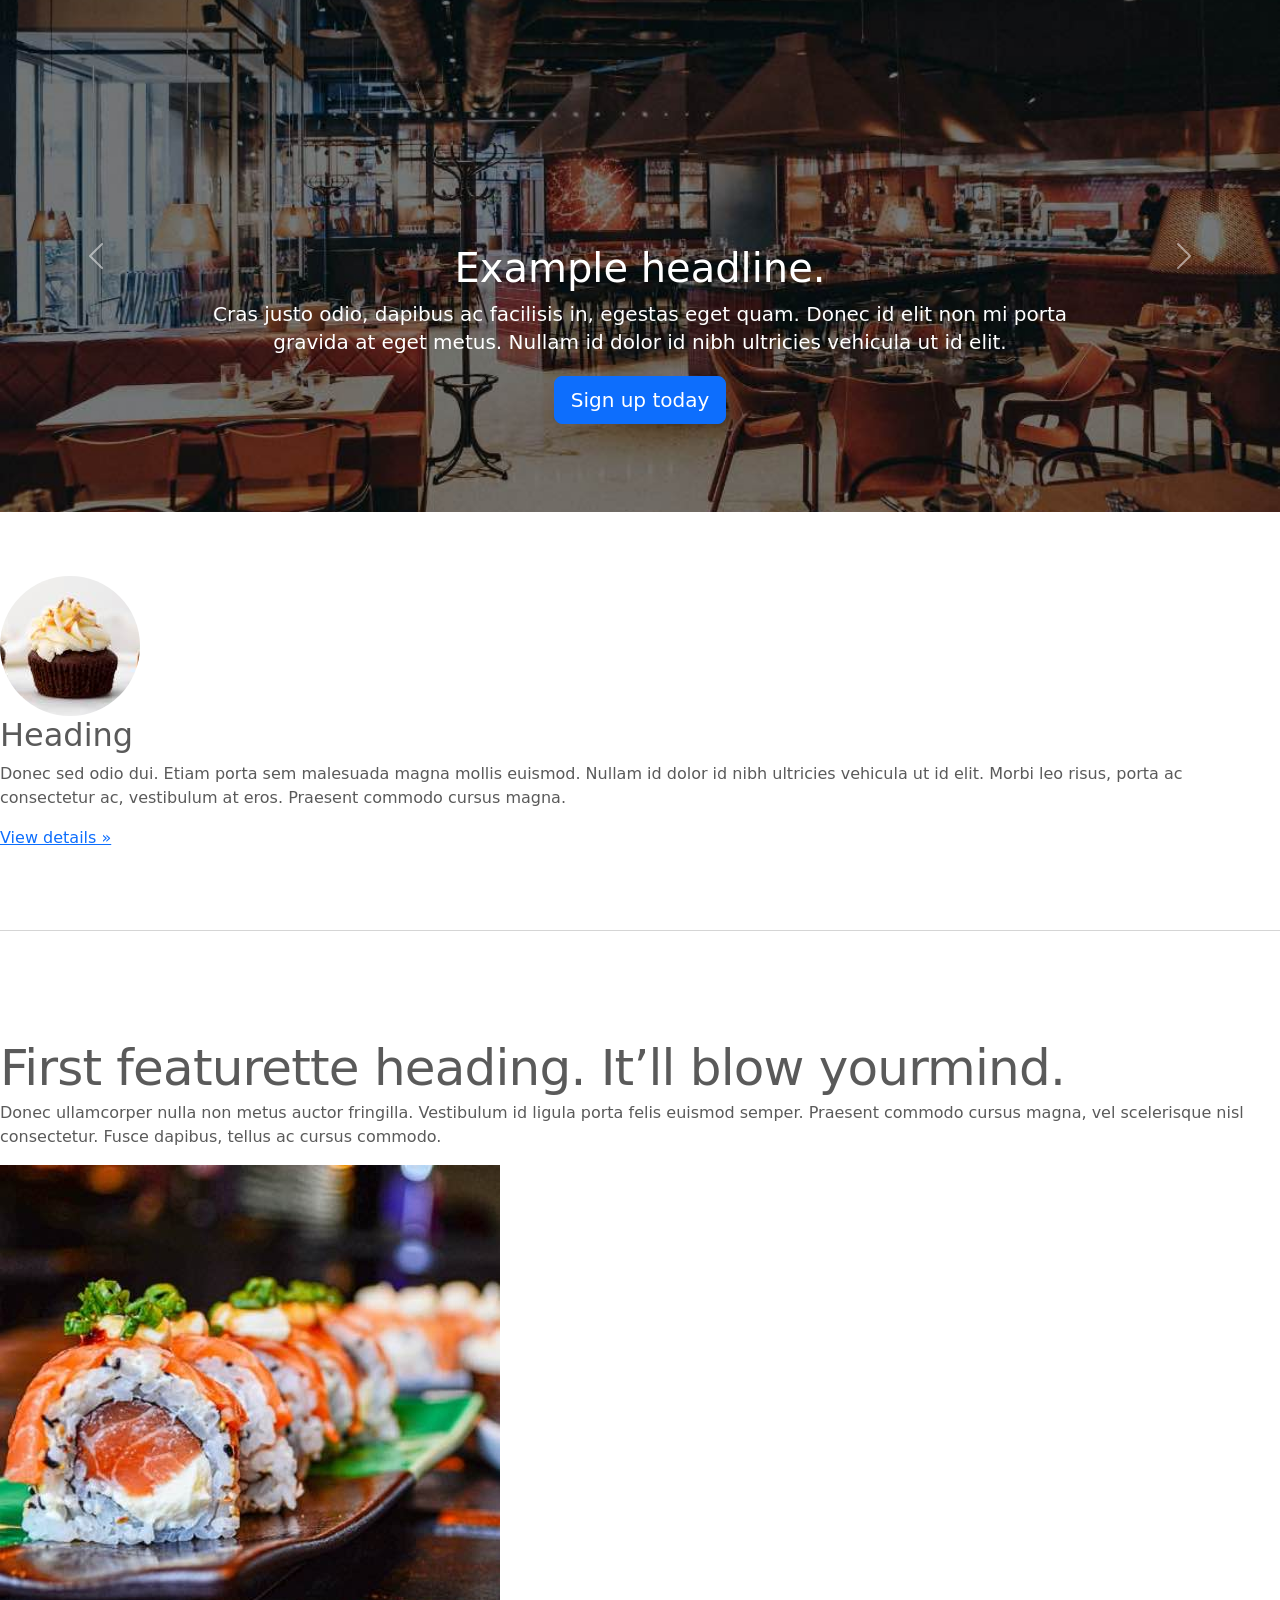
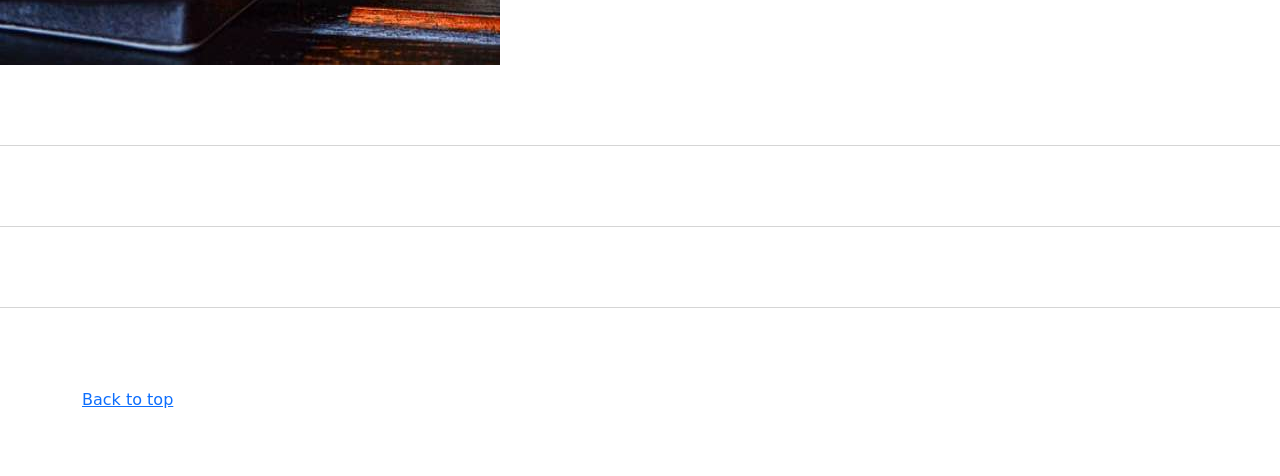
<file: kadai_003/index_for_student.html>
<!doctype html>
<html lang="en">
  <head>
    <meta charset="utf-8">
    <meta name="viewport" content="width=device-width, initial-scale=1">
    <meta name="description" content="">
    <meta name="author" content="Mark Otto, Jacob Thornton, and Bootstrap contributors">
    <meta name="generator" content="Hugo 0.79.0">
    <title>Carousel Template · Bootstrap v5.0</title>
    <link rel="canonical" href="https://getbootstrap.com/docs/5.0/examples/carousel/">
    <!-- ************************************************ bootstrap.min.cssの読み込み -->
     <link href="https://cdn.jsdelivr.net/npm/bootstrap@5.0.0-beta1/dist/css/bootstrap.min.css" rel="stylesheet" integrity="sha384-giJF6kkoqNQ00vy+HMDP7azOuL0xtbfIcaT9wjKHr8RbDVddVHyTfAAsrekwKmP1" crossorigin="anonymous">
    <!-- ************************************************ carousel.cssの読み込み -->
    <link href="carousel.css" rel="stylesheet">
    <!-- ************************************************ bootstrap.bundle.min.jsの読み込み -->
        <script src="https://cdn.jsdelivr.net/npm/bootstrap@5.0.0-beta1/dist/js/bootstrap.bundle.min.js" integrity="sha384-ygbV9kiqUc6oa4msXn9868pTtWMgiQaeYH7/t7LECLbyPA2x65Kgf80OJFdroafW" crossorigin="anonymous" defer></script>
  </head>
  <body>
    <main>
      <!-- ************************************************ カールセル開始 -->
      <!-- <div id="myCarousel" class="carousel slide" data-bs-ride="carousel"> -->
        <div id="carouselExampleControls" class="carousel slide carousel-fade" data-bs-ride="carousel">

         <!-- <div class="carousel-inner"> -->
         <div class="carousel-inner">

          <!-- <div class="carousel-item active"> -->
          <div class="carousel-item active">
            <img src="img/top_1.jpg" class="d-block w-100" alt="サンプル画像1">
            <div class="container">
              <!-- <div class="carousel-caption"> -->
              <div class="carousel-caption">
                <h1>Example headline.</h1>
                <p>Cras justo odio, dapibus ac facilisis in, egestas eget quam. Donec id elit non mi porta gravida at eget
                  metus. Nullam id dolor id nibh ultricies vehicula ut id elit.</p>
                <!-- <p><a class="btn btn-lg btn-primary" href="#" role="button">Sign up today</a></p> -->
                <p><a class="btn btn-lg btn-primary" href="#" role="button">Sign up today</a></p>
              </div>
            </div>
          </div>

          <div class="carousel-item">
            <img src="img/top_2.jpg" class="d-block w-100" alt="...">
            <div class="container">
              <div class="carousel-caption">
                <h1>Example headline.</h1>
                <p>Cras justo odio, dapibus ac facilisis in, egestas eget quam. Donec id elit non mi porta gravida at eget
                  metus. Nullam id dolor id nibh ultricies vehicula ut id elit.</p>
                <!-- <p><a class="btn btn-lg btn-primary" href="#" role="button">Sign up today</a></p> -->
                <p><a class="btn btn-lg btn-primary" href="#" role="button">Sign up today</a></p>
             </div>
           </div>
         </div>

         <div class="carousel-item">
            <img src="img/top_3.jpg" class="d-block w-100" alt="...">
            <div class="container">
              <div class="carousel-caption">
                <h1>Example headline.</h1>
                <p>Cras justo odio, dapibus ac facilisis in, egestas eget quam. Donec id elit non mi porta gravida at eget
                  metus. Nullam id dolor id nibh ultricies vehicula ut id elit.</p>
                <!-- <p><a class="btn btn-lg btn-primary" href="#" role="button">Sign up today</a></p> -->
                <p><a class="btn btn-lg btn-primary" href="#" role="button">Sign up today</a></p>
             </div>
           </div>
         </div>

        </div>

        <button class="carousel-control-prev" type="button" data-bs-target="#carouselExampleControls" data-bs-slide="prev">
         <span class="carousel-control-prev-icon" aria-hidden="true"></span>
         <span class="visually-hidden">Previous</span>
        </button>
        <button class="carousel-control-next" type="button" data-bs-target="#carouselExampleControls" data-bs-slide="next">
         <span class="carousel-control-next-icon" aria-hidden="true"></span>
         <span class="visually-hidden">Next</span>
       </button>

      </div>

      <!-- ************************************************ カールセル終了 -->
      <!-- <div class="container marketing"> -->
      <div class="">
        <!-- <div class="row"> -->
        <div class="">
          <!-- <div class="col-lg-4"> -->
          <div class="">
            <img src="img/cake.jpg" class="rounded-circle" alt="サンプル画像2">
            <h2>Heading</h2>
            <p>Donec sed odio dui. Etiam porta sem malesuada magna mollis euismod. Nullam id dolor id nibh ultricies
              vehicula ut id elit. Morbi leo risus, porta ac consectetur ac, vestibulum at eros. Praesent commodo cursus
              magna.</p>
            <!-- <p><a class="btn btn-secondary" href="#" role="button">View details &raquo;</a></p> -->
            <p><a class="" href="#" role="button">View details &raquo;</a></p>
          </div>
        </div>
        <hr class="featurette-divider">
        <!-- <div class="row"> -->
        <div class="">
          <!-- <div class="col-md-7"> -->
          <div class="">
            <!-- <h2 class="featurette-heading">First featurette heading. <span class="text-muted">It’ll blow yourmind.</span> -->
            <h2 class="featurette-heading">First featurette heading. <span class="">It’ll blow yourmind.</span></h2>
            <!-- <p class="lead">Donec ullamcorper nulla non metus auctor fringilla. Vestibulum id ligula porta felis
              euismod
              semper. Praesent commodo cursus magna, vel scelerisque nisl consectetur. Fusce dapibus, tellus ac cursus
              commodo.</p> -->
            <p class="">
              Donec ullamcorper nulla non metus auctor fringilla. Vestibulum id ligula porta felis
              euismod
              semper. Praesent commodo cursus magna, vel scelerisque nisl consectetur. Fusce dapibus, tellus ac cursus
              commodo.
            </p>
          </div>
          <!-- <div class="col-md-5"> -->
          <div class="">
            <!-- <img src="img/sushi.jpg" class="img-fluid" alt=""> -->
            <img src="img/sushi.jpg" class="" alt="サンプル画像3">
          </div>
        </div>
        <hr class="featurette-divider">
        <!-- ここにもう一つ左右を反転させたものを作ります。 -->
        <hr class="featurette-divider">
        <!-- ここにもう一つ左右を反転させたものを作ります。 -->
        <hr class="featurette-divider">
        <footer class="container">
          <!-- <p class="float-end"><a href="#">Back to top</a></p> -->
          <p class=""><a href="#">Back to top</a></p>
        </footer>
      </div>
    </main>
  </body>

</html>
</file>
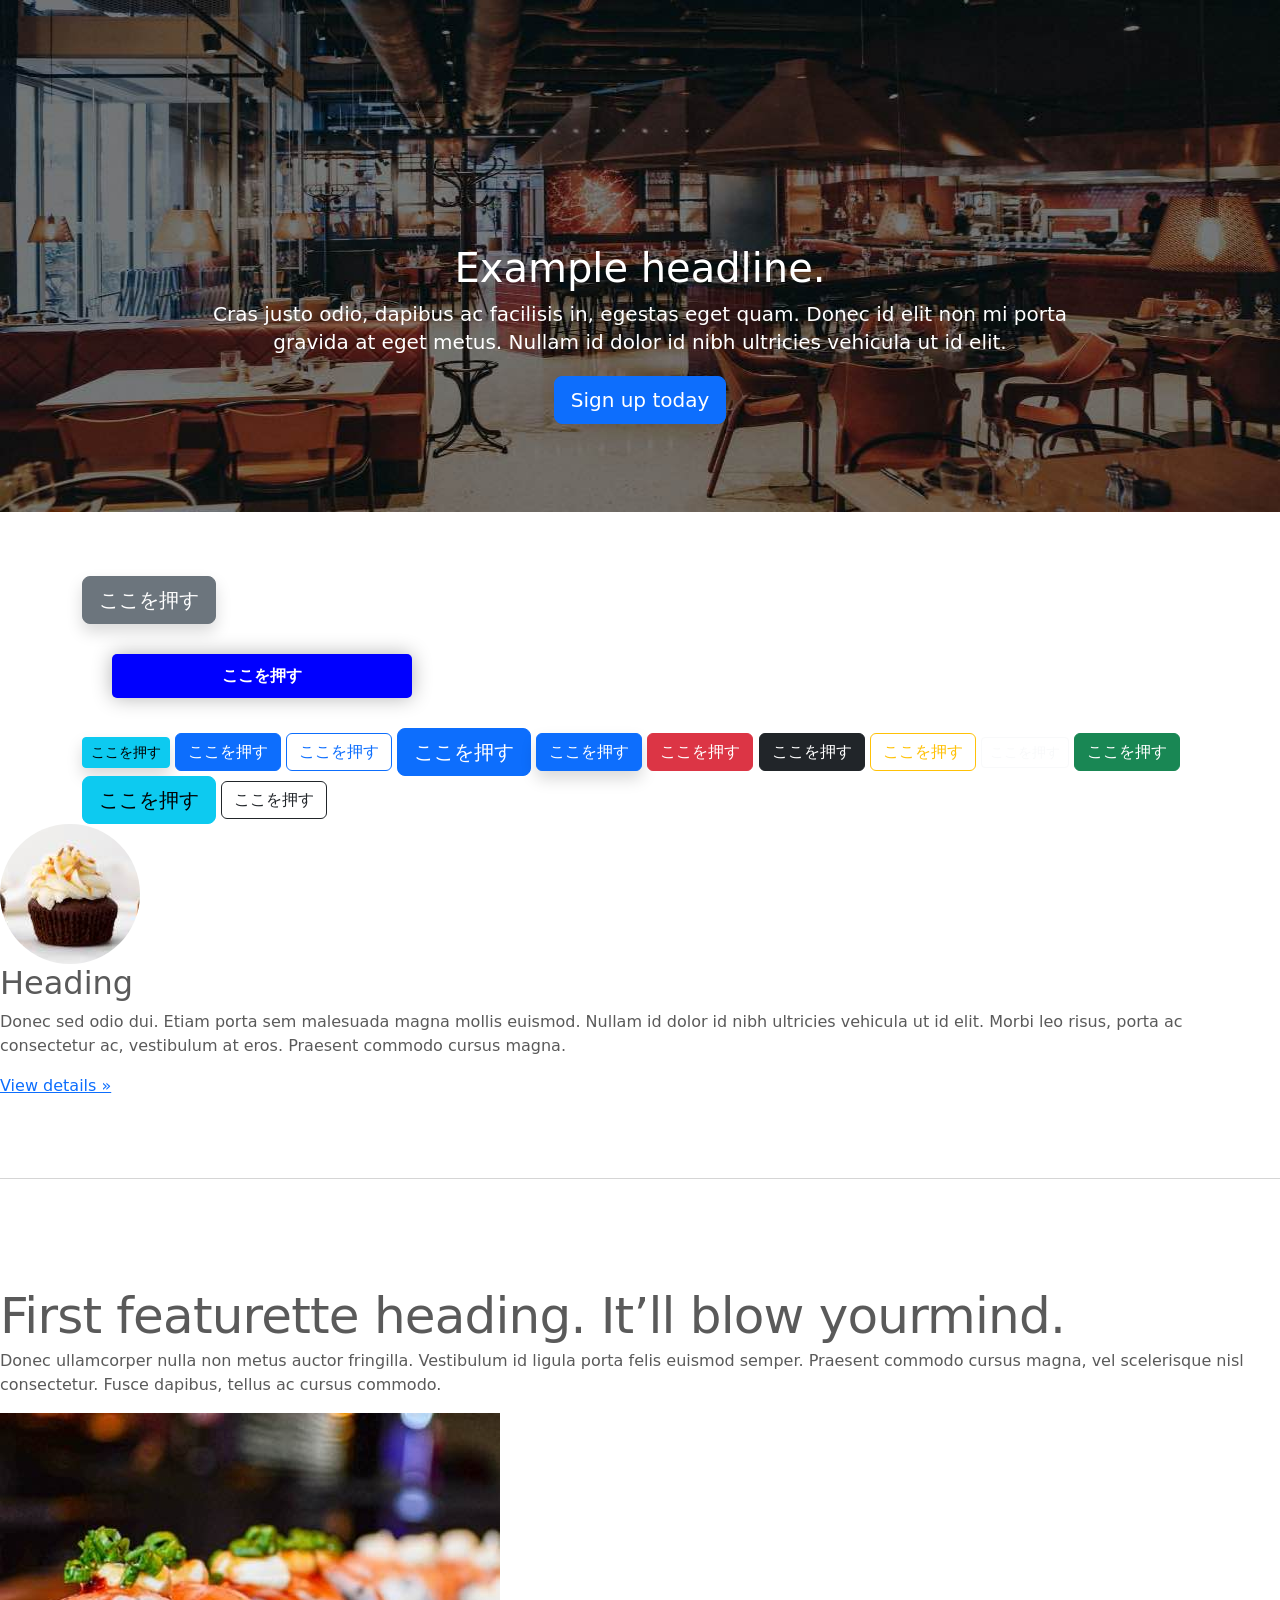
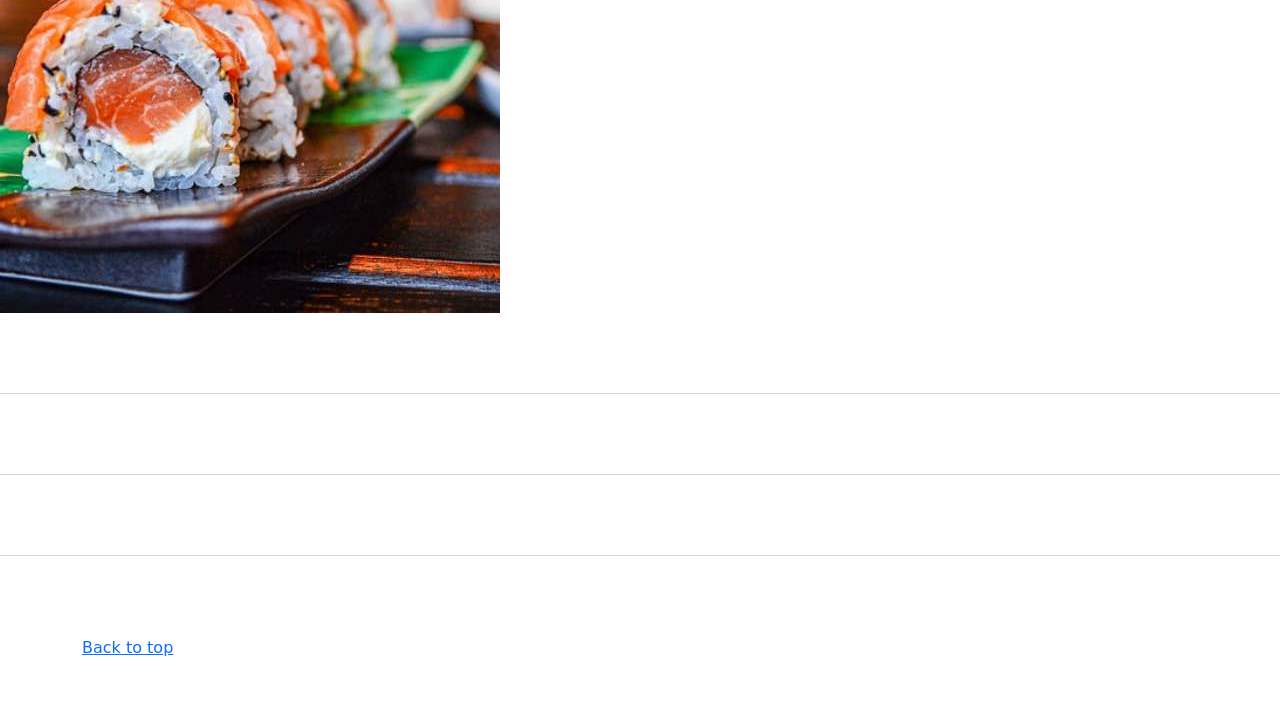
<file: kadai_004/index_for_student.html>
<!doctype html>
<html lang="en">
  <head>
    <meta charset="utf-8">
    <meta name="viewport" content="width=device-width, initial-scale=1">
    <meta name="description" content="">
    <meta name="author" content="Mark Otto, Jacob Thornton, and Bootstrap contributors">
    <meta name="generator" content="Hugo 0.79.0">
    <title>Carousel Template · Bootstrap v5.0</title>
    <link rel="canonical" href="https://getbootstrap.com/docs/5.0/examples/carousel/">
    <!-- ************************************************ bootstrap.min.cssの読み込み -->
     <link href="https://cdn.jsdelivr.net/npm/bootstrap@5.0.0-beta1/dist/css/bootstrap.min.css" rel="stylesheet" integrity="sha384-giJF6kkoqNQ00vy+HMDP7azOuL0xtbfIcaT9wjKHr8RbDVddVHyTfAAsrekwKmP1" crossorigin="anonymous"
    <!-- ************************************************ carousel.cssの読み込み -->
    <link href="carousel.css" rel="stylesheet">
    <!-- ************************************************ bootstrap.bundle.min.jsの読み込み -->
        <script src="https://cdn.jsdelivr.net/npm/bootstrap@5.0.0-beta1/dist/js/bootstrap.bundle.min.js" integrity="sha384-ygbV9kiqUc6oa4msXn9868pTtWMgiQaeYH7/t7LECLbyPA2x65Kgf80OJFdroafW" crossorigin="anonymous" defer></script>
  </head>
  <body>
    <main>
      <!-- ************************************************ カールセル開始 -->
      <!-- <div id="myCarousel" class="carousel slide" data-bs-ride="carousel"> -->
      <div id="myCarousel" class="carousel slide" data-bs-ride="carousel">
        <!-- <div class="carousel-inner"> -->
        <div class="carousel-inner">
          <!-- <div class="carousel-item active"> -->
          <div class="carousel-item active">
            <img src="img/top_1.jpg" alt="サンプル画像1">
            <div class="container">
              <!-- <div class="carousel-caption"> -->
              <div class="carousel-caption">
                <h1>Example headline.</h1>
                <p>Cras justo odio, dapibus ac facilisis in, egestas eget quam. Donec id elit non mi porta gravida at eget
                  metus. Nullam id dolor id nibh ultricies vehicula ut id elit.</p>
                <!-- <p><a class="btn btn-lg btn-primary" href="#" role="button">Sign up today</a></p> -->
                <p><a class="btn btn-lg btn-primary" href="#" role="button">Sign up today</a></p>
              </div>
            </div>
          </div>
        </div>
      </div>
      <!-- ************************************************ カールセル終了 -->
      <!-- <div class="container marketing"> -->
      <div class="container">

        <style>
          .button-test{
            /*パディング（余白）上下方向10px　左右方向30px*/
            padding: 10px 30px;
            /*ボタンの幅*/
            width: 300px;
            /*背景*/
            background-color: blue;
            /*フォントの色*/
            color: white;
            /*テキスト中央ぞろえ*/
            text-align: center;
            /*フォントを太く*/
            font-weight: bold;
            /*ボタンの角を丸める*/
            border-radius: 5px;
            /*上下左右方向の余白外側*/
            margin: 30px;
            /*ボタンの影*/
            box-shadow: 0 0 20px 0 rgba(0, 0, 0, 30%);
          }
        </style>

        <!--buttonテスト-->
        <button class="btn btn-secondary btn-lg shadow">ここを押す</button>
        <div class="button-test">ここを押す</div>
        <a href="" class="btn btn-info btn-sm shadow">ここを押す</a>

        <a href="" class="btn btn-primary">ここを押す</a>
        <a href="" class="btn btn-outline-primary">ここを押す</a>
        <a href="" class="btn btn-primary btn-lg">ここを押す</a>
        <a href="" class="btn btn-primary shadow">ここを押す</a>
        <a href="" class="btn btn-danger">ここを押す</a>
        <a href="" class="btn btn-dark">ここを押す</a>
        <a href="" class="btn btn-outline-warning">ここを押す</a>
        <a href="" class="btn btn-outline-light btn-sm">ここを押す</a>
        <a href="" class="btn btn-success">ここを押す</a>
        <a href="" class="btn btn-info btn-lg">ここを押す</a>
        <a href="" class="btn btn-outline-dark">ここを押す</a>

      </div>
        <!-- <div class="row"> -->
        <div class="">
          <!-- <div class="col-lg-4"> -->
          <div class="">
            <img src="img/cake.jpg" class="rounded-circle" alt="サンプル画像2">
            <h2>Heading</h2>
            <p>Donec sed odio dui. Etiam porta sem malesuada magna mollis euismod. Nullam id dolor id nibh ultricies
              vehicula ut id elit. Morbi leo risus, porta ac consectetur ac, vestibulum at eros. Praesent commodo cursus
              magna.</p>
            <!-- <p><a class="btn btn-secondary" href="#" role="button">View details &raquo;</a></p> -->
            <p><a class="" href="#" role="button">View details &raquo;</a></p>
          </div>
        </div>
        <hr class="featurette-divider">
        <!-- <div class="row"> -->
        <div class="">
          <!-- <div class="col-md-7"> -->
          <div class="">
            <!-- <h2 class="featurette-heading">First featurette heading. <span class="text-muted">It’ll blow yourmind.</span> -->
            <h2 class="featurette-heading">First featurette heading. <span class="">It’ll blow yourmind.</span></h2>
            <!-- <p class="lead">Donec ullamcorper nulla non metus auctor fringilla. Vestibulum id ligula porta felis
              euismod
              semper. Praesent commodo cursus magna, vel scelerisque nisl consectetur. Fusce dapibus, tellus ac cursus
              commodo.</p> -->
            <p class="">
              Donec ullamcorper nulla non metus auctor fringilla. Vestibulum id ligula porta felis
              euismod
              semper. Praesent commodo cursus magna, vel scelerisque nisl consectetur. Fusce dapibus, tellus ac cursus
              commodo.
            </p>
          </div>
          <!-- <div class="col-md-5"> -->
          <div class="">
            <!-- <img src="img/sushi.jpg" class="img-fluid" alt=""> -->
            <img src="img/sushi.jpg" class="" alt="サンプル画像3">
          </div>
        </div>
        <hr class="featurette-divider">
        <!-- ここにもう一つ左右を反転させたものを作ります。 -->
        <hr class="featurette-divider">
        <!-- ここにもう一つ左右を反転させたものを作ります。 -->
        <hr class="featurette-divider">
        <footer class="container">
          <!-- <p class="float-end"><a href="#">Back to top</a></p> -->
          <p class=""><a href="#">Back to top</a></p>
        </footer>
      </div>
    </main>
  </body>

</html>
</file>
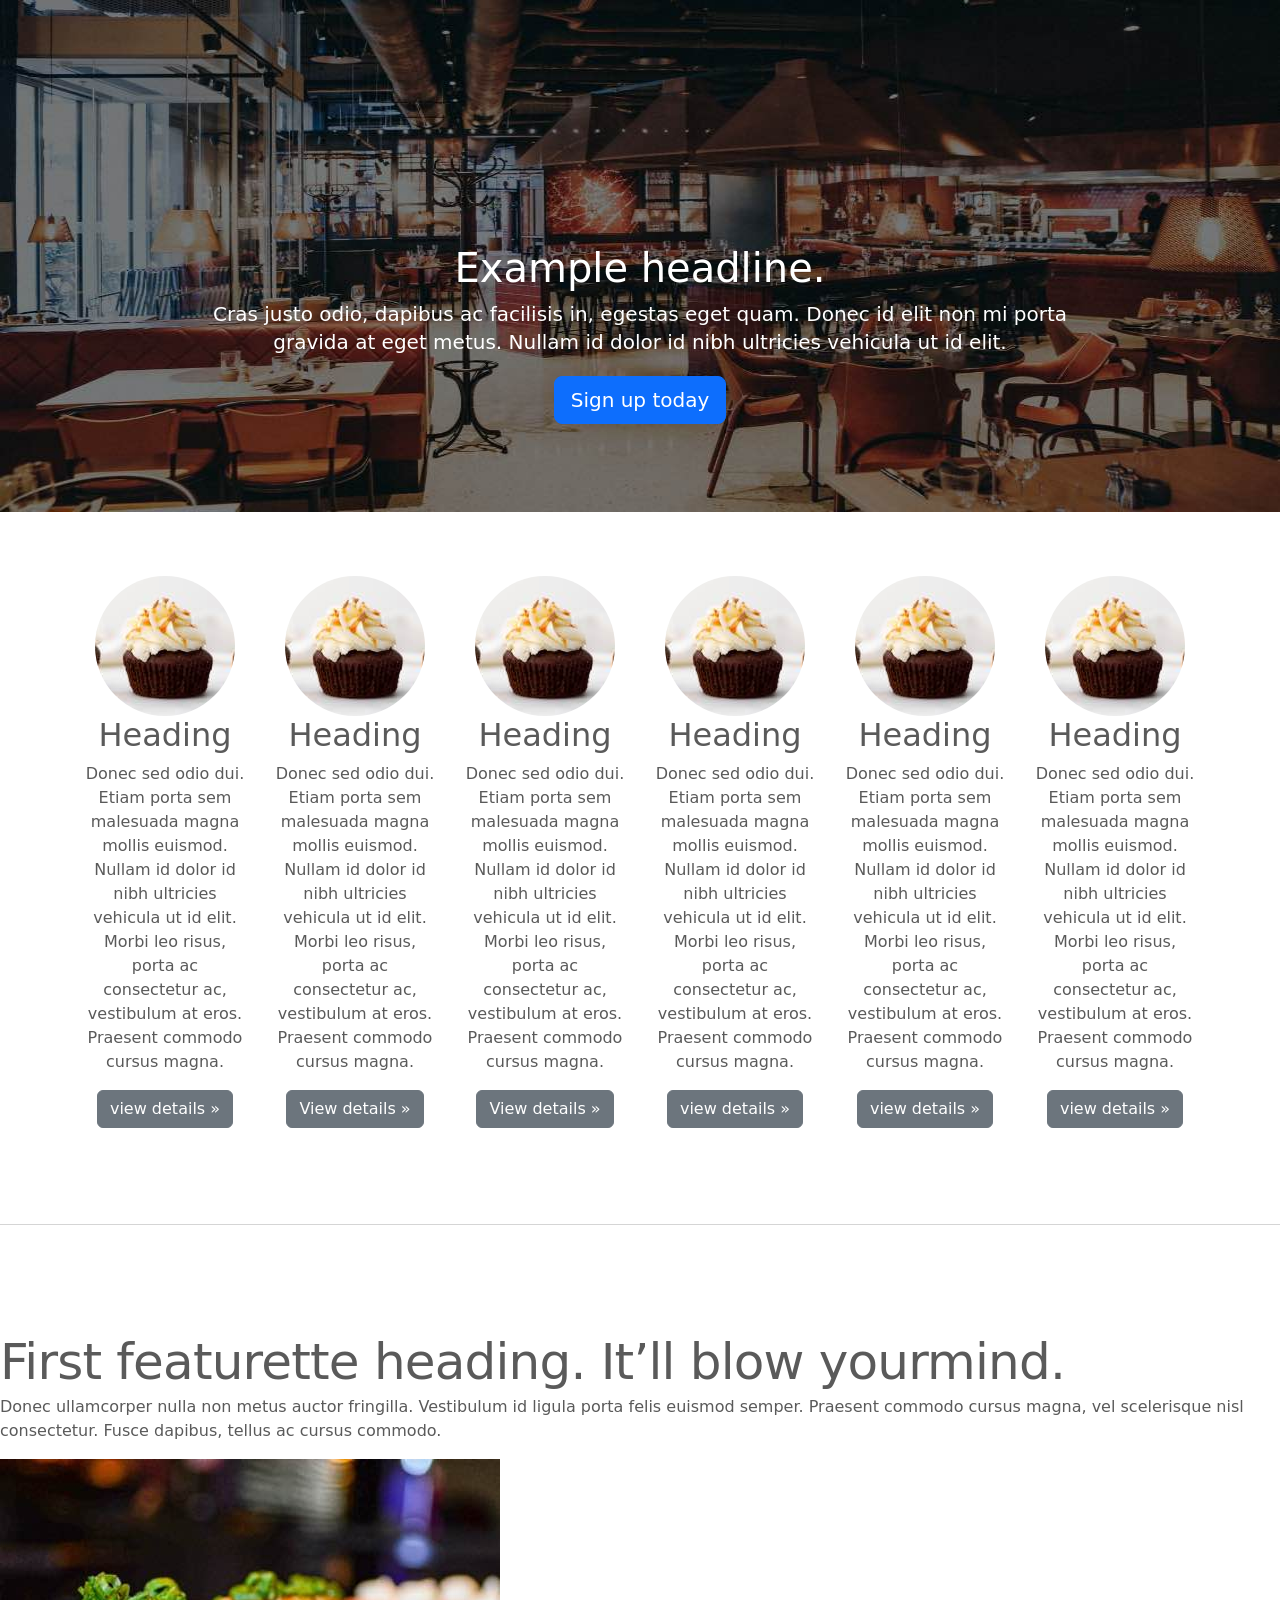
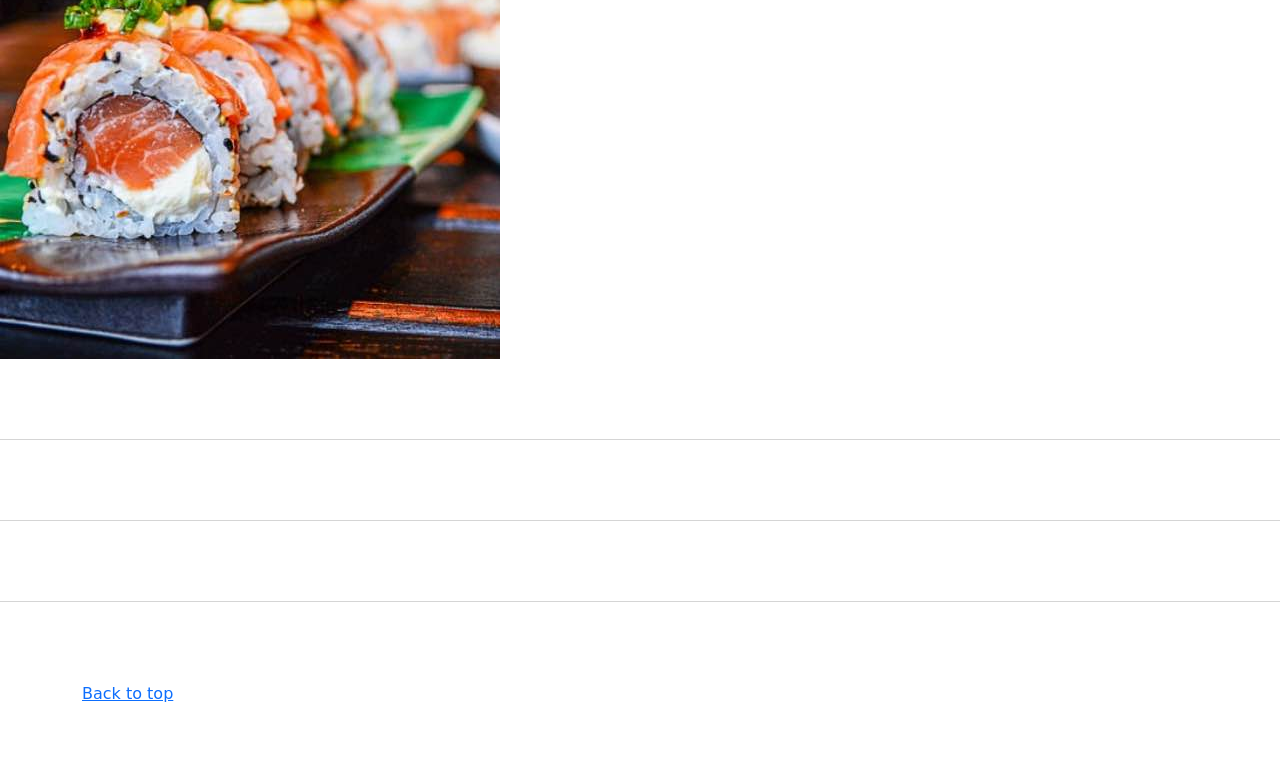
<file: kadai_005/index_for_student.html>
<!doctype html>
<html lang="en">
  <head>
    <meta charset="utf-8">
    <meta name="viewport" content="width=device-width, initial-scale=1">
    <meta name="description" content="">
    <meta name="author" content="Mark Otto, Jacob Thornton, and Bootstrap contributors">
    <meta name="generator" content="Hugo 0.79.0">
    <title>Carousel Template · Bootstrap v5.0</title>
    <link rel="canonical" href="https://getbootstrap.com/docs/5.0/examples/carousel/">
    <!-- ************************************************ bootstrap.min.cssの読み込み -->
     <link href="https://cdn.jsdelivr.net/npm/bootstrap@5.0.0-beta1/dist/css/bootstrap.min.css" rel="stylesheet" integrity="sha384-giJF6kkoqNQ00vy+HMDP7azOuL0xtbfIcaT9wjKHr8RbDVddVHyTfAAsrekwKmP1" crossorigin="anonymous"
    <!-- ************************************************ carousel.cssの読み込み -->
    <link href="carousel.css" rel="stylesheet">
    <!-- ************************************************ bootstrap.bundle.min.jsの読み込み -->
        <script src="https://cdn.jsdelivr.net/npm/bootstrap@5.0.0-beta1/dist/js/bootstrap.bundle.min.js" integrity="sha384-ygbV9kiqUc6oa4msXn9868pTtWMgiQaeYH7/t7LECLbyPA2x65Kgf80OJFdroafW" crossorigin="anonymous" defer></script>
  </head>
  <body>
    <main>
      <!-- ************************************************ カールセル開始 -->
      <!-- <div id="myCarousel" class="carousel slide" data-bs-ride="carousel"> -->
      <div id="myCarousel" class="carousel slide" data-bs-ride="carousel">
        <!-- <div class="carousel-inner"> -->
        <div class="carousel-inner">
          <!-- <div class="carousel-item active"> -->
          <div class="carousel-item active">
            <img src="img/top_1.jpg" alt="サンプル画像1">
            <div class="container">
              <!-- <div class="carousel-caption"> -->
              <div class="carousel-caption">
                <h1>Example headline.</h1>
                <p>Cras justo odio, dapibus ac facilisis in, egestas eget quam. Donec id elit non mi porta gravida at eget
                  metus. Nullam id dolor id nibh ultricies vehicula ut id elit.</p>
                <!-- <p><a class="btn btn-lg btn-primary" href="#" role="button">Sign up today</a></p> -->
                <p><a class="btn btn-lg btn-primary" href="#" role="button">Sign up today</a></p>
              </div>
            </div>
          </div>
        </div>
      </div>
      <!-- ************************************************ カールセル終了 -->

      <div class="container">

        <div class="row">

          <div class="col-md-2 col-6 text-center">
            <!--start col-lg-4-->
            <img src="img/cake.jpg" class="rounded-circle" alt="サンプル画像2">
            <h2>Heading</h2>
            <p>
             Donec sed odio dui. Etiam porta sem malesuada magna mollis 
             euismod. Nullam id dolor id nibh ultricies vehicula ut id elit. 
             Morbi leo risus, porta ac consectetur ac, vestibulum at eros. 
             Praesent commodo cursus magna.
            </p>
            <p><a class="btn btn-secondary" href="#" role="button">view details &raquo;</a></p>
          </div>

         <div class="col-md-2  col-6 text-center">
           <img src="img/cake.jpg" class="rounded-circle" alt="サンプル画像2">
           <h2>Heading</h2>
           <p>
             Donec sed odio dui. Etiam porta sem malesuada magna mollis 
             euismod. Nullam id dolor id nibh ultricies vehicula ut id elit. 
             Morbi leo risus, porta ac consectetur ac, vestibulum at eros. 
             Praesent commodo cursus magna.
           </p>
           <p><a class="btn btn-secondary" href="#" role="button">View details &raquo;</a></p>
         </div>

         <div class="col-md-2 col-6 text-center">
           <img src="img/cake.jpg" class="rounded-circle" alt="サンプル画像2">
           <h2>Heading</h2>
           <p>
             Donec sed odio dui. Etiam porta sem malesuada magna mollis 
             euismod. Nullam id dolor id nibh ultricies vehicula ut id elit. 
             Morbi leo risus, porta ac consectetur ac, vestibulum at eros. 
             Praesent commodo cursus magna.
           </p>
           <p><a class="btn btn-secondary" href="#" role="button">View details &raquo;</a></p>
         </div>

         <div class="col-md-2 col-6 text-center">
            <!--start col-lg-4-->
            <img src="img/cake.jpg" class="rounded-circle" alt="サンプル画像2">
            <h2>Heading</h2>
            <p>
             Donec sed odio dui. Etiam porta sem malesuada magna mollis 
             euismod. Nullam id dolor id nibh ultricies vehicula ut id elit. 
             Morbi leo risus, porta ac consectetur ac, vestibulum at eros. 
             Praesent commodo cursus magna.
            </p>
            <p><a class="btn btn-secondary" href="#" role="button">view details &raquo;</a></p>
          </div>

          <div class="col-md-2 col-6 text-center">
            <!--start col-lg-4-->
            <img src="img/cake.jpg" class="rounded-circle" alt="サンプル画像2">
            <h2>Heading</h2>
            <p>
             Donec sed odio dui. Etiam porta sem malesuada magna mollis 
             euismod. Nullam id dolor id nibh ultricies vehicula ut id elit. 
             Morbi leo risus, porta ac consectetur ac, vestibulum at eros. 
             Praesent commodo cursus magna.
            </p>
            <p><a class="btn btn-secondary" href="#" role="button">view details &raquo;</a></p>
          </div>

          <div class="col-md-2 col-6 text-center">
            <!--start col-lg-4-->
            <img src="img/cake.jpg" class="rounded-circle" alt="サンプル画像2">
            <h2>Heading</h2>
            <p>
             Donec sed odio dui. Etiam porta sem malesuada magna mollis 
             euismod. Nullam id dolor id nibh ultricies vehicula ut id elit. 
             Morbi leo risus, porta ac consectetur ac, vestibulum at eros. 
             Praesent commodo cursus magna.
            </p>
            <p><a class="btn btn-secondary" href="#" role="button">view details &raquo;</a></p>
          </div>
         
        </div>
      </div>

        <hr class="featurette-divider">
        <!-- <div class="row"> -->
        <div class="">
          <!-- <div class="col-md-7"> -->
          <div class="">
            <!-- <h2 class="featurette-heading">First featurette heading. <span class="text-muted">It’ll blow yourmind.</span> -->
            <h2 class="featurette-heading">First featurette heading. <span class="">It’ll blow yourmind.</span></h2>
            <!-- <p class="lead">Donec ullamcorper nulla non metus auctor fringilla. Vestibulum id ligula porta felis
              euismod
              semper. Praesent commodo cursus magna, vel scelerisque nisl consectetur. Fusce dapibus, tellus ac cursus
              commodo.</p> -->
            <p class="">
              Donec ullamcorper nulla non metus auctor fringilla. Vestibulum id ligula porta felis
              euismod
              semper. Praesent commodo cursus magna, vel scelerisque nisl consectetur. Fusce dapibus, tellus ac cursus
              commodo.
            </p>
          </div>
          <!-- <div class="col-md-5"> -->
          <div class="">
            <!-- <img src="img/sushi.jpg" class="img-fluid" alt=""> -->
            <img src="img/sushi.jpg" class="" alt="サンプル画像3">
          </div>
        </div>
        <hr class="featurette-divider">
        <!-- ここにもう一つ左右を反転させたものを作ります。 -->
        <hr class="featurette-divider">
        <!-- ここにもう一つ左右を反転させたものを作ります。 -->
        <hr class="featurette-divider">
        <footer class="container">
          <!-- <p class="float-end"><a href="#">Back to top</a></p> -->
          <p class=""><a href="#">Back to top</a></p>
        </footer>
      </div>
    </main>
  </body>

</html>
</file>
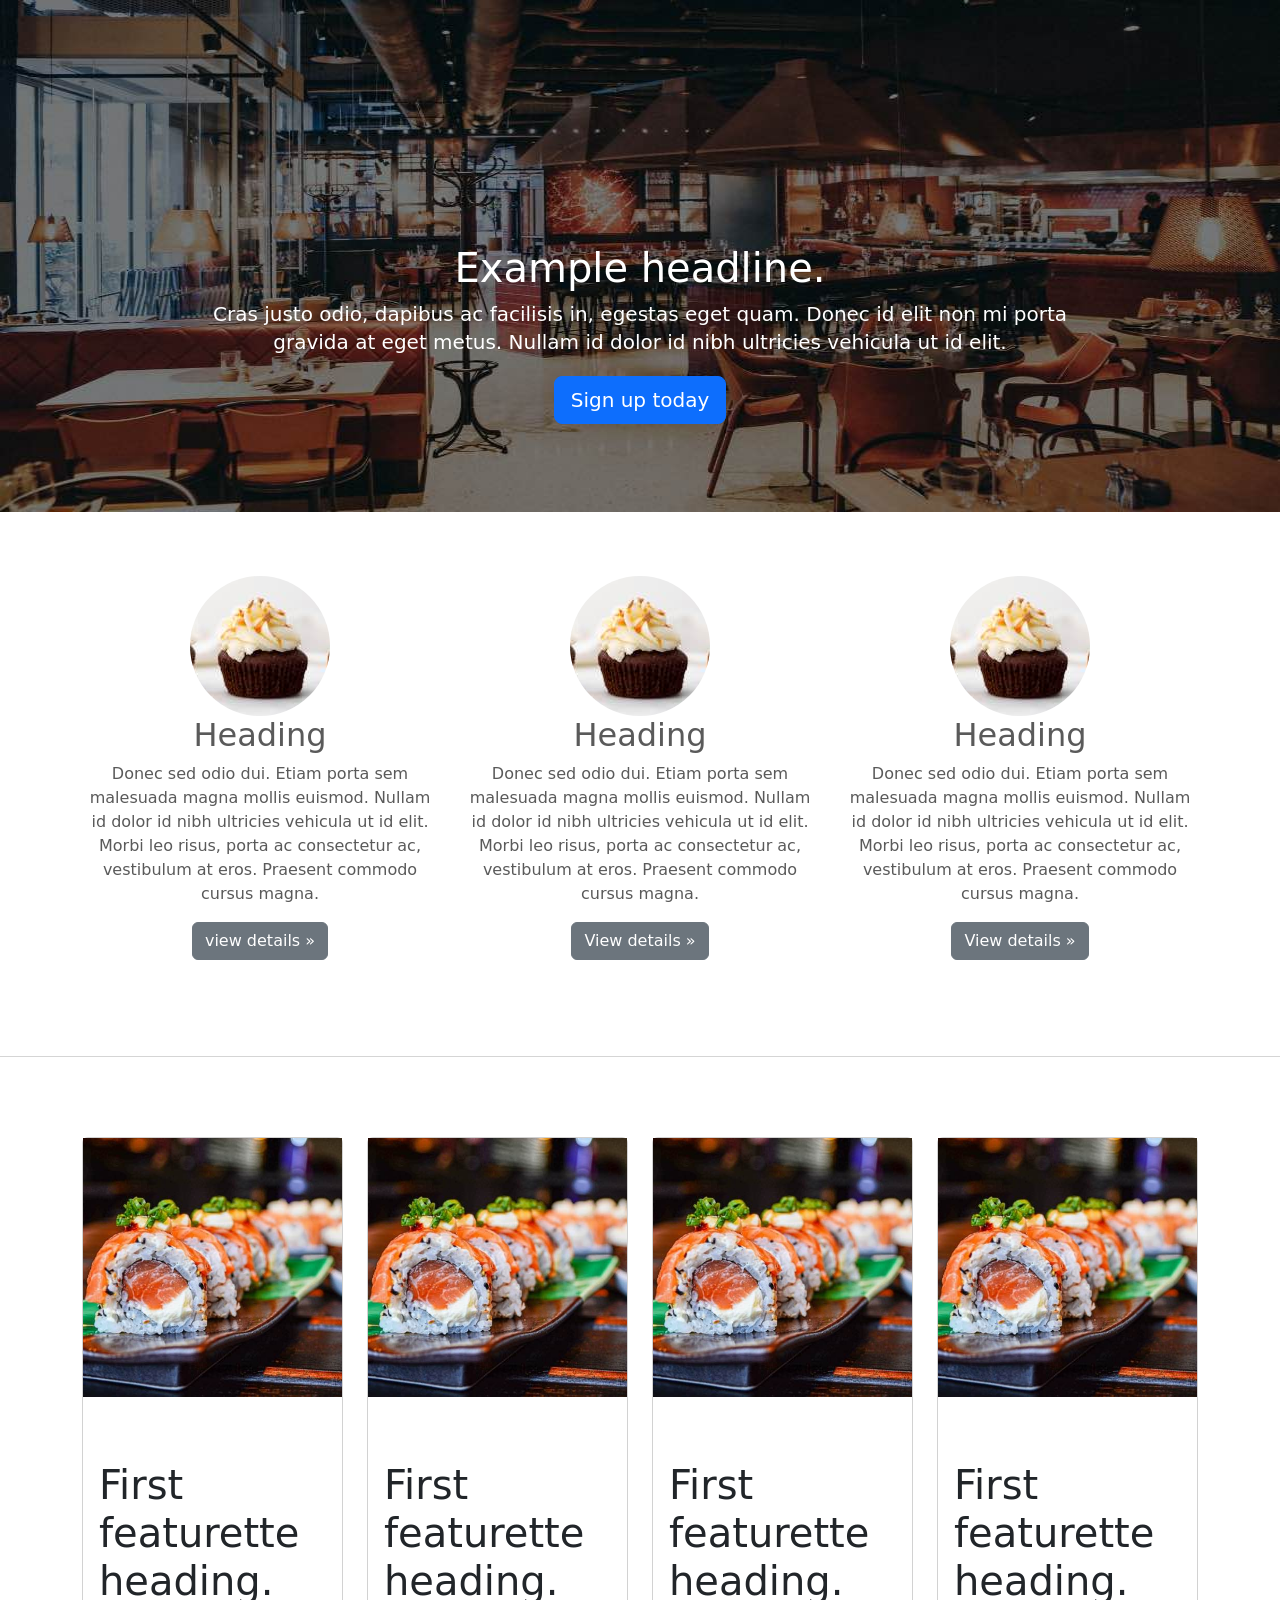
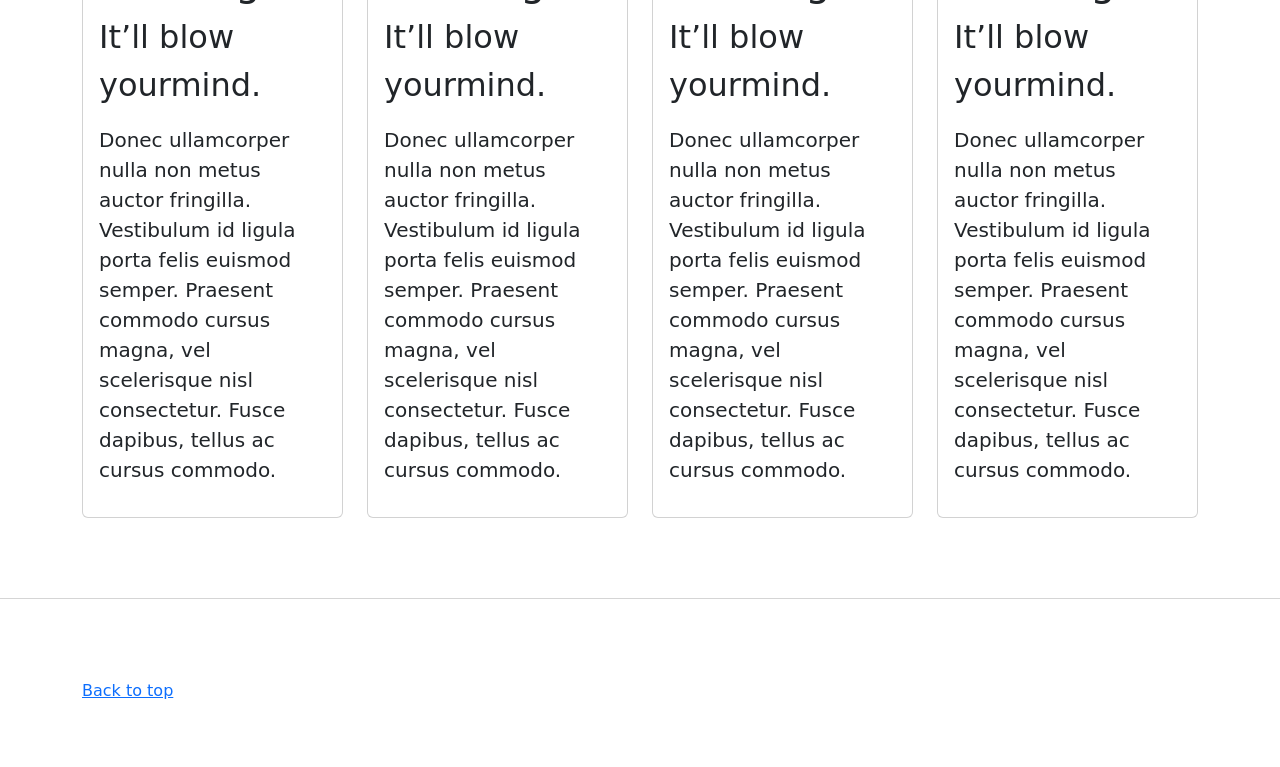
<file: kadai_006/index_for_student.html>
<!doctype html>
<html lang="en">
  <head>
    <meta charset="utf-8">
    <meta name="viewport" content="width=device-width, initial-scale=1">
    <meta name="description" content="">
    <meta name="author" content="Mark Otto, Jacob Thornton, and Bootstrap contributors">
    <meta name="generator" content="Hugo 0.79.0">
    <title>Carousel Template · Bootstrap v5.0</title>
    <link rel="canonical" href="https://getbootstrap.com/docs/5.0/examples/carousel/">
    <!-- ************************************************ bootstrap.min.cssの読み込み -->
     <link href="https://cdn.jsdelivr.net/npm/bootstrap@5.0.0-beta1/dist/css/bootstrap.min.css" rel="stylesheet" integrity="sha384-giJF6kkoqNQ00vy+HMDP7azOuL0xtbfIcaT9wjKHr8RbDVddVHyTfAAsrekwKmP1" crossorigin="anonymous"
    <!-- ************************************************ carousel.cssの読み込み -->
    <link href="carousel.css" rel="stylesheet">
    <!-- ************************************************ bootstrap.bundle.min.jsの読み込み -->
        <script src="https://cdn.jsdelivr.net/npm/bootstrap@5.0.0-beta1/dist/js/bootstrap.bundle.min.js" integrity="sha384-ygbV9kiqUc6oa4msXn9868pTtWMgiQaeYH7/t7LECLbyPA2x65Kgf80OJFdroafW" crossorigin="anonymous" defer></script>
  </head>
  <body>
    <main>
      <!-- ************************************************ カールセル開始 -->
      <!-- <div id="myCarousel" class="carousel slide" data-bs-ride="carousel"> -->
      <div id="myCarousel" class="carousel slide" data-bs-ride="carousel">
        <!-- <div class="carousel-inner"> -->
        <div class="carousel-inner">
          <!-- <div class="carousel-item active"> -->
          <div class="carousel-item active">
            <img src="img/top_1.jpg" alt="サンプル画像1">
            <div class="container">
              <!-- <div class="carousel-caption"> -->
              <div class="carousel-caption">
                <h1>Example headline.</h1>
                <p>Cras justo odio, dapibus ac facilisis in, egestas eget quam. Donec id elit non mi porta gravida at eget
                  metus. Nullam id dolor id nibh ultricies vehicula ut id elit.</p>
                <!-- <p><a class="btn btn-lg btn-primary" href="#" role="button">Sign up today</a></p> -->
                <p><a class="btn btn-lg btn-primary" href="#" role="button">Sign up today</a></p>
              </div>
            </div>
          </div>
        </div>
      </div>
      <!-- ************************************************ カールセル終了 -->

      <!-- <div class="container marketing"> -->

      <div class="container">

        <div class="row">

          <div class="col-md-4 text-center">
            <!--start col-lg-4-->
            <img src="img/cake.jpg" class="rounded-circle" alt="サンプル画像2">
            <h2>Heading</h2>
            <p>
             Donec sed odio dui. Etiam porta sem malesuada magna mollis 
             euismod. Nullam id dolor id nibh ultricies vehicula ut id elit. 
             Morbi leo risus, porta ac consectetur ac, vestibulum at eros. 
             Praesent commodo cursus magna.
            </p>
            <p><a class="btn btn-secondary" href="#" role="button">view details &raquo;</a></p>
          </div>

         <div class="col-md-4 text-center">
           <img src="img/cake.jpg" class="rounded-circle" alt="サンプル画像2">
           <h2>Heading</h2>
           <p>
             Donec sed odio dui. Etiam porta sem malesuada magna mollis 
             euismod. Nullam id dolor id nibh ultricies vehicula ut id elit. 
             Morbi leo risus, porta ac consectetur ac, vestibulum at eros. 
             Praesent commodo cursus magna.
           </p>
           <p><a class="btn btn-secondary" href="#" role="button">View details &raquo;</a></p>
         </div>

         <div class="col-md-4 text-center">
           <img src="img/cake.jpg" class="rounded-circle" alt="サンプル画像2">
           <h2>Heading</h2>
           <p>
             Donec sed odio dui. Etiam porta sem malesuada magna mollis 
             euismod. Nullam id dolor id nibh ultricies vehicula ut id elit. 
             Morbi leo risus, porta ac consectetur ac, vestibulum at eros. 
             Praesent commodo cursus magna.
           </p>
           <p><a class="btn btn-secondary" href="#" role="button">View details &raquo;</a></p>
         </div>
         
        </div>
      </div>


        <hr class="featurette-divider">

       <div class="container">

        <!-- <div class="row"> -->
        <div class="row row-cols-1 row-cols-md-4 g-4">

          <!-- <div class="col-md-7"> -->
          <!--左側7/12の部分-->
          <div class="col">
            <div class="card">
               <img src="img/sushi.jpg" class="img-fluid" alt="サンプル画像3">
             <div class="card-body">
               <!-- <h2 class="featurette-heading">First featurette heading. <span class="text-muted">It’ll blow yourmind.</span> -->
               <h2 class="fs-1 mt-5">First featurette heading. </h2>
               <p class="fs-2">It’ll blow yourmind.</p>

               <!-- <p class="lead">Donec ullamcorper nulla non metus auctor fringilla. Vestibulum id ligula porta felis
               euismod
               semper. Praesent commodo cursus magna, vel scelerisque nisl consectetur. Fusce dapibus, tellus ac cursus
               commodo.</p> -->
               <p class="lead">
                 Donec ullamcorper nulla non metus auctor fringilla. Vestibulum id ligula porta felis
                 euismod
                 semper. Praesent commodo cursus magna, vel scelerisque nisl consectetur. Fusce dapibus, tellus ac cursus
                 commodo.
                </p>
             </div>
           </div>
          </div>




          <div class="col">
            <div class="card">
               <img src="img/sushi.jpg" class="img-fluid" alt="サンプル画像3">
             <div class="card-body">
               <!-- <h2 class="featurette-heading">First featurette heading. <span class="text-muted">It’ll blow yourmind.</span> -->
               <h2 class="fs-1 mt-5">First featurette heading. </h2>
               <p class="fs-2">It’ll blow yourmind.</p>

               <!-- <p class="lead">Donec ullamcorper nulla non metus auctor fringilla. Vestibulum id ligula porta felis
               euismod
               semper. Praesent commodo cursus magna, vel scelerisque nisl consectetur. Fusce dapibus, tellus ac cursus
               commodo.</p> -->
               <p class="lead">
                 Donec ullamcorper nulla non metus auctor fringilla. Vestibulum id ligula porta felis
                 euismod
                 semper. Praesent commodo cursus magna, vel scelerisque nisl consectetur. Fusce dapibus, tellus ac cursus
                 commodo.
                </p>
             </div>
           </div>
          </div>




          <div class="col">
            <div class="card">
               <img src="img/sushi.jpg" class="img-fluid" alt="サンプル画像3">
             <div class="card-body">
               <!-- <h2 class="featurette-heading">First featurette heading. <span class="text-muted">It’ll blow yourmind.</span> -->
               <h2 class="fs-1 mt-5">First featurette heading. </h2>
               <p class="fs-2">It’ll blow yourmind.</p>

               <!-- <p class="lead">Donec ullamcorper nulla non metus auctor fringilla. Vestibulum id ligula porta felis
               euismod
               semper. Praesent commodo cursus magna, vel scelerisque nisl consectetur. Fusce dapibus, tellus ac cursus
               commodo.</p> -->
               <p class="lead">
                 Donec ullamcorper nulla non metus auctor fringilla. Vestibulum id ligula porta felis
                 euismod
                 semper. Praesent commodo cursus magna, vel scelerisque nisl consectetur. Fusce dapibus, tellus ac cursus
                 commodo.
                </p>
             </div>
           </div>
          </div>




          <div class="col">
            <div class="card">
               <img src="img/sushi.jpg" class="img-fluid" alt="サンプル画像3">
             <div class="card-body">
               <!-- <h2 class="featurette-heading">First featurette heading. <span class="text-muted">It’ll blow yourmind.</span> -->
               <h2 class="fs-1 mt-5">First featurette heading. </h2>
               <p class="fs-2">It’ll blow yourmind.</p>

               <!-- <p class="lead">Donec ullamcorper nulla non metus auctor fringilla. Vestibulum id ligula porta felis
               euismod
               semper. Praesent commodo cursus magna, vel scelerisque nisl consectetur. Fusce dapibus, tellus ac cursus
               commodo.</p> -->
               <p class="lead">
                 Donec ullamcorper nulla non metus auctor fringilla. Vestibulum id ligula porta felis
                 euismod
                 semper. Praesent commodo cursus magna, vel scelerisque nisl consectetur. Fusce dapibus, tellus ac cursus
                 commodo.
                </p>
             </div>
           </div>
          </div>

        </div>
       </div>


        <hr class="featurette-divider">
        <footer class="container">
          <!-- <p class="float-end"><a href="#">Back to top</a></p> -->
          <p class=""><a href="#">Back to top</a></p>
        </footer>
      </div>
    </main>
  </body>

</html>
</file>
<file: kadai_015/stylesheet/style.css>
/* ----------------------------------------------- 共通 */
html,
body {
  overflow-x: hidden;
}

body {
  color: #000000;
  font-family: 'Noto Sans JP', sans-serif;
  padding-bottom: 0;

}

p {
  line-height: 2.0em;
  font-weight: 100;
  font-style: normal;
  font-size: 14px;

}

.section_title {
   /* フォントサイズ36px */
   font-size: 36px;
 
   /* フォントの太さ600 標準は400です */
   font-weight: 600;
 }

/* section_titleに擬似要素を追加 */
.section_title::after {
 
  /* 疑似要素はデフォルトでインライン要素のためブロック要素に変更 */
  display: block;
 
  /* サブタイトル文字の大きさや余白を設定 */
  font-size: 14px;
  font-weight: 400;
  padding: 16px 0 16px;
 
  /* 下線の幅を100pに設定 */
  width: 100px;
 
  /* 下線を直線・1px・黒色に設定 */
  border-bottom: solid 1px #000000;
}

/* ----------------------------------------------- ナビゲーションバー */
.navbar_brand_logo {

  /* サイズを32pxの正方形へ変更 */
  width: 32px;
  height: 32px;

  /* imgはインライン要素なのでインラインブロックに設定 */
  display: inline-block;

  /* "SAMURAI KITCHEN" 文字との空白を15pxに設定 */
  margin-right: 15px;
}



/* カンマで区切ると複数のクラスに適用可能 */
.my_navbar_brand,
.my_nav_link {

  /* フォントサイズを16pxに設定 */
  font-size: 16px;

  /* フォントをserif体に設定 */
  font-family: 'Lora', serif;

  /* フォント色を黒色に設定 */
  color: #000000 !important;

}



/* Bootstrapのボタンに初期設定されている周囲のborder（枠線）を消す */
.navbar-toggler {
  padding: 0 !important;
  border: none;
}

/* ハンバーガーボタンがチェック状態である（押されている）とき、閉じるボタン（×）をブロック要素にする（表示する） */
#hamburger_btn_check:checked~.hamburger_btn .btn_close {
  display: block;
}

/* ハンバーガーボタンがチェック状態である（押されている）とき、ハンバーガーボタンを表示しない */
#hamburger_btn_check:checked~.hamburger_btn .btn_open {
  display: none;
}

/* 最初に表示した時は、閉じるボタン（×）は表示しない */
.btn_close {
  display: none;
}

/* ハンバーガーボタンが押されているかを判断するためのチェックボックスは隠す */
#hamburger_btn_check {
  display: none;
}


/* ----------------------------------------------- カールセル */
.my_carousel_caption{

  /*フォントサイズ52px*/
  font-size: 52px;

  /* 上下に余白追加 */
  padding-top: 1.25rem;
  padding-bottom: 1.25rem;

  /* フォント色は白色 */
  color: #fff;

   /* テキスト中央揃え */
  text-align: center;
  font-family: 'Lora',serif;
  line-height: 1.5em;
}

/* 疑似要素でアイコンを配置。前に配置しています */
.my_carousel_caption::before{
  content:url(../img/logoSymbol_White.png);
  display: block;
}


/* スマートフォン画面幅（画面幅が最大375pxまで）の場合、以下のスタイルを適用。 */
@media screen and (max-width:768px) {
  .my_carousel_caption {

    /* フォントサイズを27pxにする */
    font-size: 27px;
  }
}


/* carousel-itemの高さを32remに指定 */
.carousel-item {
  height: 32rem;
  background-repeat: no-repeat;
  background-size: cover;
}

.img1{
  background-image: url(../img/slider-1.jpg);
}

.img2{
  background-image: url(../img/slider-2.jpg);
}

.img3{
  background-image: url(../img/slider-3.jpg);
}
/*carousel-item直下の子要素imgタグに設定 */
.carousel-item>img {

  /* 絶対位置を指定 */
  position: absolute;
  top: 0;
  left: 0;
  min-width: 100%;

  /* 高さはcarousel-itemに揃える */
  height: 32vh;
}



/* ----------------------------------------------- アバウト */
 /* aboutクラスのあとに"私たちについて"の文字を追加  */
.about::after {
  content: "私たちについて";
}

.about_us_bg{
  background-color: #ffe6a5;
}

/* ----------------------------------------------- ギャラリー */
.gallery::after{
  content: "ギャラリー";
  margin: 0 auto 0;
}


/* ----------------------------------------------- メニュー */
.menu::after{
  content: "メニュー";
  margin: 0 auto 0;
}

.menu_title{
  font-size: 18px;
  font-weight: 600px;
  font-style: normal;
}

.menu_price{
  font-size: 20px;
  font-weight: 400px;
  font-family: 'Lora',serif;
}




/* ----------------------------------------------- レビュー */

/*背景画像を設定*/
.review_wrapper{
  background-image: url(../img/background-reviews.jpg);
  background-repeat: no-repeat;
  background-size: cover;
}

/* サブタイトルを疑似要素で表示 */
.review::after{
  content: "お客様の声";
  margin: 0 auto 0;
  border-bottom: solid 1px #FFFFFF;
}

/* 白い背景色の高さを固定 */
.h_420{
  height: 420px;
  position: relative;
}

/* レビューの画像を修正 */
.reviewer_img{
  /*サイズを48px*/
  width: 48px;
  height: 48px;
  /* 円形にする */
  border-radius: 50%;
  margin-right: 16px;
}

/* 星のアイコン画像 */
.star_img{
  /* サイズを25pxにする */
  width: 25px;
  height: 25px;
}

/* 詳細ボタンを下部に固定 */
.fix_bottom{
  /* positionプロパティで絶対配置 */
  position: absolute;
  /* ボタンのサイズ変更 */
  width: 80px;
  height: 44px;
  /* 左から24px、下から24pxの位置に配置 */
  left: 24px;
  bottom: 24px;
}


/* ----------------------------------------------- シェフ*/
.chef::after{
  content: "シェフ";
}

.chef_bg{
  background-color: #fdf5e6;
}




/* ----------------------------------------------- アクセス */
.access::after{
  content: "アクセス";
  margin: 0 auto 0;
}

/* ----------------------------------------------- フッター */
#footer{
  background-color: #FAFAFA;
}


/* position:　absoluteで下からの距離で固定 */
.copy_right{
  font-size: 14px;

  /* 先祖要素のdivタグの左下の角を基準に絶対配置します */
  position: absolute;
  
  /* 下から1rem 左から12px */
  bottom: 1rem;
  left: 12px;
  display: flex;
}

.copy_right>p{
  margin-right: 5rem;
  margin-bottom: 0;
}

.copy_right>img.sns_img{
  /* SNSアイコンのサイズ24px */
  height: 24px;
  width: 24px;

  /* 右方向へ余白10px */
  margin-right: 10px;
  margin-top: 0;
}

.restaurant_info p{
  font-weight: 400;
  line-height: 1.5rem;
  font-size: 16px;
}

.restaurant_info img{
  width:20px;
  height: 20px;
  margin-right: 10px;
  line-height: 1.5;
  margin-top: auto;
}

/* サイトアイコンを64pxに設定 */
.footer_brand_logo {
  width: 64px;
  height: 64px;
  display: inline-block;
  /* 右側余白15px */
  margin-right: 15px;
}

/* サイトタイトルのフォントをserif体（明朝体）に設定 */
.footer_text {
  font-size: 24px;
  font-family: 'Lora', serif;
}

/* スマートフォン画面幅（最大991pxまで）でスタイルを適用 */
@media screen and (max-width: 991px) {
  .footer_text,
  .copy_right {
    margin-top: 2rem;
    text-align: center;
    position: relative;
  }

  .copy_right>p,img {
    margin-right: 1rem;
    font-size: 14px;
    margin: 0;
    line-height: 35px;
  }
}
</file>
<file: kadai_tutorial_output/stylesheet/style.css>
/* ----------------------------------------------- 共通 */
html,
body {
  overflow-x: hidden;
}

body {
  color: #000000;
  font-family: 'Noto Sans JP', sans-serif;
  padding-bottom: 0;

}

p {
  line-height: 2.0em;
  font-weight: 100;
  font-style: normal;
  font-size: 14px;

}

.section_title {
   /* フォントサイズ36px */
   font-size: 36px;
 
   /* フォントの太さ600 標準は400です */
   font-weight: 600;
 }

/* section_titleに擬似要素を追加 */
.section_title::after {
 
  /* 疑似要素はデフォルトでインライン要素のためブロック要素に変更 */
  display: block;
 
  /* サブタイトル文字の大きさや余白を設定 */
  font-size: 14px;
  font-weight: 400;
  padding: 16px 0 16px;
 
  /* 下線の幅を100pに設定 */
  width: 100px;
 
  /* 下線を直線・1px・黒色に設定 */
  border-bottom: solid 1px #000000;
}

/* ----------------------------------------------- ナビゲーションバー */
.navbar_brand_logo {

  /* サイズを32pxの正方形へ変更 */
  width: 32px;
  height: 32px;

  /* imgはインライン要素なのでインラインブロックに設定 */
  display: inline-block;

  /* "SAMURAI KITCHEN" 文字との空白を15pxに設定 */
  margin-right: 15px;
}



/* カンマで区切ると複数のクラスに適用可能 */
.my_navbar_brand,
.my_nav_link {

  /* フォントサイズを16pxに設定 */
  font-size: 16px;

  /* フォントをserif体に設定 */
  font-family: 'Lora', serif;

  /* フォント色を黒色に設定 */
  color: #000000 !important;

}



/* Bootstrapのボタンに初期設定されている周囲のborder（枠線）を消す */
.navbar-toggler {
  padding: 0 !important;
  border: none;
}

/* ハンバーガーボタンがチェック状態である（押されている）とき、閉じるボタン（×）をブロック要素にする（表示する） */
#hamburger_btn_check:checked~.hamburger_btn .btn_close {
  display: block;
}

/* ハンバーガーボタンがチェック状態である（押されている）とき、ハンバーガーボタンを表示しない */
#hamburger_btn_check:checked~.hamburger_btn .btn_open {
  display: none;
}

/* 最初に表示した時は、閉じるボタン（×）は表示しない */
.btn_close {
  display: none;
}

/* ハンバーガーボタンが押されているかを判断するためのチェックボックスは隠す */
#hamburger_btn_check {
  display: none;
}


/* ----------------------------------------------- カールセル */
.my_carousel_caption{

  /*フォントサイズ52px*/
  font-size: 52px;

  /* 上下に余白追加 */
  padding-top: 1.25rem;
  padding-bottom: 1.25rem;

  /* フォント色は白色 */
  color: #fff;

   /* テキスト中央揃え */
  text-align: center;
  font-family: 'Lora',serif;
  line-height: 1.5em;
}

/* 疑似要素でアイコンを配置。前に配置しています */
.my_carousel_caption::before{
  content:url(../img/logoSymbol_White.png);
  display: block;
}


/* スマートフォン画面幅（画面幅が最大375pxまで）の場合、以下のスタイルを適用。 */
@media screen and (max-width:768px) {
  .my_carousel_caption {

    /* フォントサイズを27pxにする */
    font-size: 27px;
  }
}


/* carousel-itemの高さを32remに指定 */
.carousel-item {
  height: 32rem;
  background-repeat: no-repeat;
  background-size: cover;
}

.img1{
  background-image: url(../img/slider-1.jpg);
}

.img2{
  background-image: url(../img/slider-2.jpg);
}

.img3{
  background-image: url(../img/slider-3.jpg);
}
/*carousel-item直下の子要素imgタグに設定 */
.carousel-item>img {

  /* 絶対位置を指定 */
  position: absolute;
  top: 0;
  left: 0;
  min-width: 100%;

  /* 高さはcarousel-itemに揃える */
  height: 32vh;
}



/* ----------------------------------------------- アバウト */
 /* aboutクラスのあとに"私たちについて"の文字を追加  */
.about::after {
  content: "私たちについて";
}

.about_us_bg{
  background-color: #ffe6a5;
}

/* ----------------------------------------------- ギャラリー */
.gallery::after{
  content: "ギャラリー";
  margin: 0 auto 0;
}


/* ----------------------------------------------- メニュー */
.menu::after{
  content: "メニュー";
  margin: 0 auto 0;
}

.menu_title{
  font-size: 18px;
  font-weight: 600px;
  font-style: normal;
}

.menu_price{
  font-size: 20px;
  font-weight: 400px;
  font-family: 'Lora',serif;
}




/* ----------------------------------------------- レビュー */

/*背景画像を設定*/
.review_wrapper{
  background-image: url(../img/background-reviews.jpg);
  background-repeat: no-repeat;
  background-size: cover;
}

/* サブタイトルを疑似要素で表示 */
.review::after{
  content: "お客様の声";
  margin: 0 auto 0;
  border-bottom: solid 1px #FFFFFF;
}

/* 白い背景色の高さを固定 */
.h_420{
  height: 420px;
  position: relative;
}

/* レビューの画像を修正 */
.reviewer_img{
  /*サイズを48px*/
  width: 48px;
  height: 48px;
  /* 円形にする */
  border-radius: 50%;
  margin-right: 16px;
}

/* 星のアイコン画像 */
.star_img{
  /* サイズを25pxにする */
  width: 25px;
  height: 25px;
}

/* 詳細ボタンを下部に固定 */
.fix_bottom{
  /* positionプロパティで絶対配置 */
  position: absolute;
  /* ボタンのサイズ変更 */
  width: 80px;
  height: 44px;
  /* 左から24px、下から24pxの位置に配置 */
  left: 24px;
  bottom: 24px;
}






/* ----------------------------------------------- アクセス */
.access::after{
  content: "アクセス";
  margin: 0 auto 0;
}




/* ----------------------------------------------- フッター */
#footer{
  background-color: #FAFAFA;
}


/* position:　absoluteで下からの距離で固定 */
.copy_right{
  font-size: 14px;

  /* 先祖要素のdivタグの左下の角を基準に絶対配置します */
  position: absolute;
  
  /* 下から1rem 左から12px */
  bottom: 1rem;
  left: 12px;
  display: flex;
}

.copy_right>p{
  margin-right: 5rem;
  margin-bottom: 0;
}

.copy_right>img.sns_img{
  /* SNSアイコンのサイズ24px */
  height: 24px;
  width: 24px;

  /* 右方向へ余白10px */
  margin-right: 10px;
  margin-top: 0;
}

.restaurant_info p{
  font-weight: 400;
  line-height: 1.5rem;
  font-size: 16px;
}

.restaurant_info img{
  width:20px;
  height: 20px;
  margin-right: 10px;
  line-height: 1.5;
  margin-top: auto;
}

/* サイトアイコンを64pxに設定 */
.footer_brand_logo {
  width: 64px;
  height: 64px;
  display: inline-block;
  /* 右側余白15px */
  margin-right: 15px;
}

/* サイトタイトルのフォントをserif体（明朝体）に設定 */
.footer_text {
  font-size: 24px;
  font-family: 'Lora', serif;
}

/* スマートフォン画面幅（最大991pxまで）でスタイルを適用 */
@media screen and (max-width: 991px) {
  .footer_text,
  .copy_right {
    margin-top: 2rem;
    text-align: center;
    position: relative;
  }

  .copy_right>p,img {
    margin-right: 1rem;
    font-size: 14px;
    margin: 0;
    line-height: 35px;
  }
}
</file>
<file: kadai_003/carousel.css>
/* ----------------------------------------------- 全体の文字色修正と下部の余白の調整 */
body {
  /* padding-top: 3rem; */
  padding-bottom: 3rem;
  color: #5a5a5a;
}

/* ----------------------------------------------- カルーセルのカスタマイズ */
.carousel {
  margin-bottom: 4rem;
}

.carousel-caption {
  bottom: 3rem;
  z-index: 10;
}

.carousel-item {
  height: 32rem;
  position: relative;
}

.carousel-item > img {
  width: 100%;
  height: 100%;
  object-fit: cover;
  position: absolute;
  top: 0;
  left: 0;
}


/* ----------------------------------------------- マーケティングコンテンツ */
.marketing .col-lg-4 {
  margin-bottom: 1.5rem;
  text-align: center;
}

.marketing h2 {
  font-weight: 400;
}

/* rtl:begin:ignore */
.marketing .col-lg-4 p {
  margin-right: .75rem;
  margin-left: .75rem;
}

/* rtl:end:ignore */

/* ----------------------------------------------- フィーチャーレット */
.featurette-divider {
  margin: 5rem 0;
  /* Space out the Bootstrap <hr> more */
}

.featurette-heading {
  font-weight: 300;
  line-height: 1;
  /* rtl:remove */
  letter-spacing: -.05rem;
}

/* ----------------------------------------------- レスポンシブデザイン */
@media (min-width: 40em) {
  .carousel-caption p {
    margin-bottom: 1.25rem;
    font-size: 1.25rem;
    line-height: 1.4;
  }

  .featurette-heading {
    font-size: 50px;
  }
}

@media (min-width: 62em) {
  .featurette-heading {
    margin-top: 7rem;
  }
}

.carousel-caption {
  background: none !important; /* 背景をリセット */
}
.carousel .container {
  background: none !important; /* 念のためcontainerもリセット */
}
</file>
<file: kadai_004/carousel.css>
/* ----------------------------------------------- 全体の文字色修正と下部の余白の調整 */
body {
  /* padding-top: 3rem; */
  padding-bottom: 3rem;
  color: #5a5a5a;
}

/* ----------------------------------------------- カルーセルのカスタマイズ */
.carousel {
  margin-bottom: 4rem;
}

.carousel-caption {
  bottom: 3rem;
  z-index: 10;
}

.carousel-item {
  height: 32rem;
}

.carousel-item > img {
  position: absolute;
  top: 0;
  left: 0;
  min-width: 100%;
  height: 32rem;
}

/* ----------------------------------------------- マーケティングコンテンツ */
.marketing .col-lg-4 {
  margin-bottom: 1.5rem;
  text-align: center;
}

.marketing h2 {
  font-weight: 400;
}

/* rtl:begin:ignore */
.marketing .col-lg-4 p {
  margin-right: .75rem;
  margin-left: .75rem;
}

/* rtl:end:ignore */

/* ----------------------------------------------- フィーチャーレット */
.featurette-divider {
  margin: 5rem 0;
  /* Space out the Bootstrap <hr> more */
}

.featurette-heading {
  font-weight: 300;
  line-height: 1;
  /* rtl:remove */
  letter-spacing: -.05rem;
}

/* ----------------------------------------------- レスポンシブデザイン */
@media (min-width: 40em) {
  .carousel-caption p {
    margin-bottom: 1.25rem;
    font-size: 1.25rem;
    line-height: 1.4;
  }

  .featurette-heading {
    font-size: 50px;
  }
}

@media (min-width: 62em) {
  .featurette-heading {
    margin-top: 7rem;
  }
}
</file>
<file: kadai_005/carousel.css>
/* ----------------------------------------------- 全体の文字色修正と下部の余白の調整 */
body {
  /* padding-top: 3rem; */
  padding-bottom: 3rem;
  color: #5a5a5a;
}

/* ----------------------------------------------- カルーセルのカスタマイズ */
.carousel {
  margin-bottom: 4rem;
}

.carousel-caption {
  bottom: 3rem;
  z-index: 10;
}

.carousel-item {
  height: 32rem;
}

.carousel-item > img {
  position: absolute;
  top: 0;
  left: 0;
  min-width: 100%;
  height: 32rem;
}

/* ----------------------------------------------- マーケティングコンテンツ */
.marketing .col-lg-4 {
  margin-bottom: 1.5rem;
  text-align: center;
}

.marketing h2 {
  font-weight: 400;
}

/* rtl:begin:ignore */
.marketing .col-lg-4 p {
  margin-right: .75rem;
  margin-left: .75rem;
}

/* rtl:end:ignore */

/* ----------------------------------------------- フィーチャーレット */
.featurette-divider {
  margin: 5rem 0;
  /* Space out the Bootstrap <hr> more */
}

.featurette-heading {
  font-weight: 300;
  line-height: 1;
  /* rtl:remove */
  letter-spacing: -.05rem;
}

/* ----------------------------------------------- レスポンシブデザイン */
@media (min-width: 40em) {
  .carousel-caption p {
    margin-bottom: 1.25rem;
    font-size: 1.25rem;
    line-height: 1.4;
  }

  .featurette-heading {
    font-size: 50px;
  }
}

@media (min-width: 62em) {
  .featurette-heading {
    margin-top: 7rem;
  }
}
</file>
<file: kadai_006/carousel.css>
/* ----------------------------------------------- 全体の文字色修正と下部の余白の調整 */
body {
  /* padding-top: 3rem; */
  padding-bottom: 3rem;
  color: #5a5a5a;
}

/* ----------------------------------------------- カルーセルのカスタマイズ */
.carousel {
  margin-bottom: 4rem;
}

.carousel-caption {
  bottom: 3rem;
  z-index: 10;
}

.carousel-item {
  height: 32rem;
}

.carousel-item > img {
  position: absolute;
  top: 0;
  left: 0;
  min-width: 100%;
  height: 32rem;
}

/* ----------------------------------------------- マーケティングコンテンツ */
.marketing .col-lg-4 {
  margin-bottom: 1.5rem;
  text-align: center;
}

.marketing h2 {
  font-weight: 400;
}

/* rtl:begin:ignore */
.marketing .col-lg-4 p {
  margin-right: .75rem;
  margin-left: .75rem;
}

/* rtl:end:ignore */

/* ----------------------------------------------- フィーチャーレット */
.featurette-divider {
  margin: 5rem 0;
  /* Space out the Bootstrap <hr> more */
}

.featurette-heading {
  font-weight: 300;
  line-height: 1;
  /* rtl:remove */
  letter-spacing: -.05rem;
}

/* ----------------------------------------------- レスポンシブデザイン */
@media (min-width: 40em) {
  .carousel-caption p {
    margin-bottom: 1.25rem;
    font-size: 1.25rem;
    line-height: 1.4;
  }

  .featurette-heading {
    font-size: 50px;
  }
}

@media (min-width: 62em) {
  .featurette-heading {
    margin-top: 7rem;
  }
}
</file>
